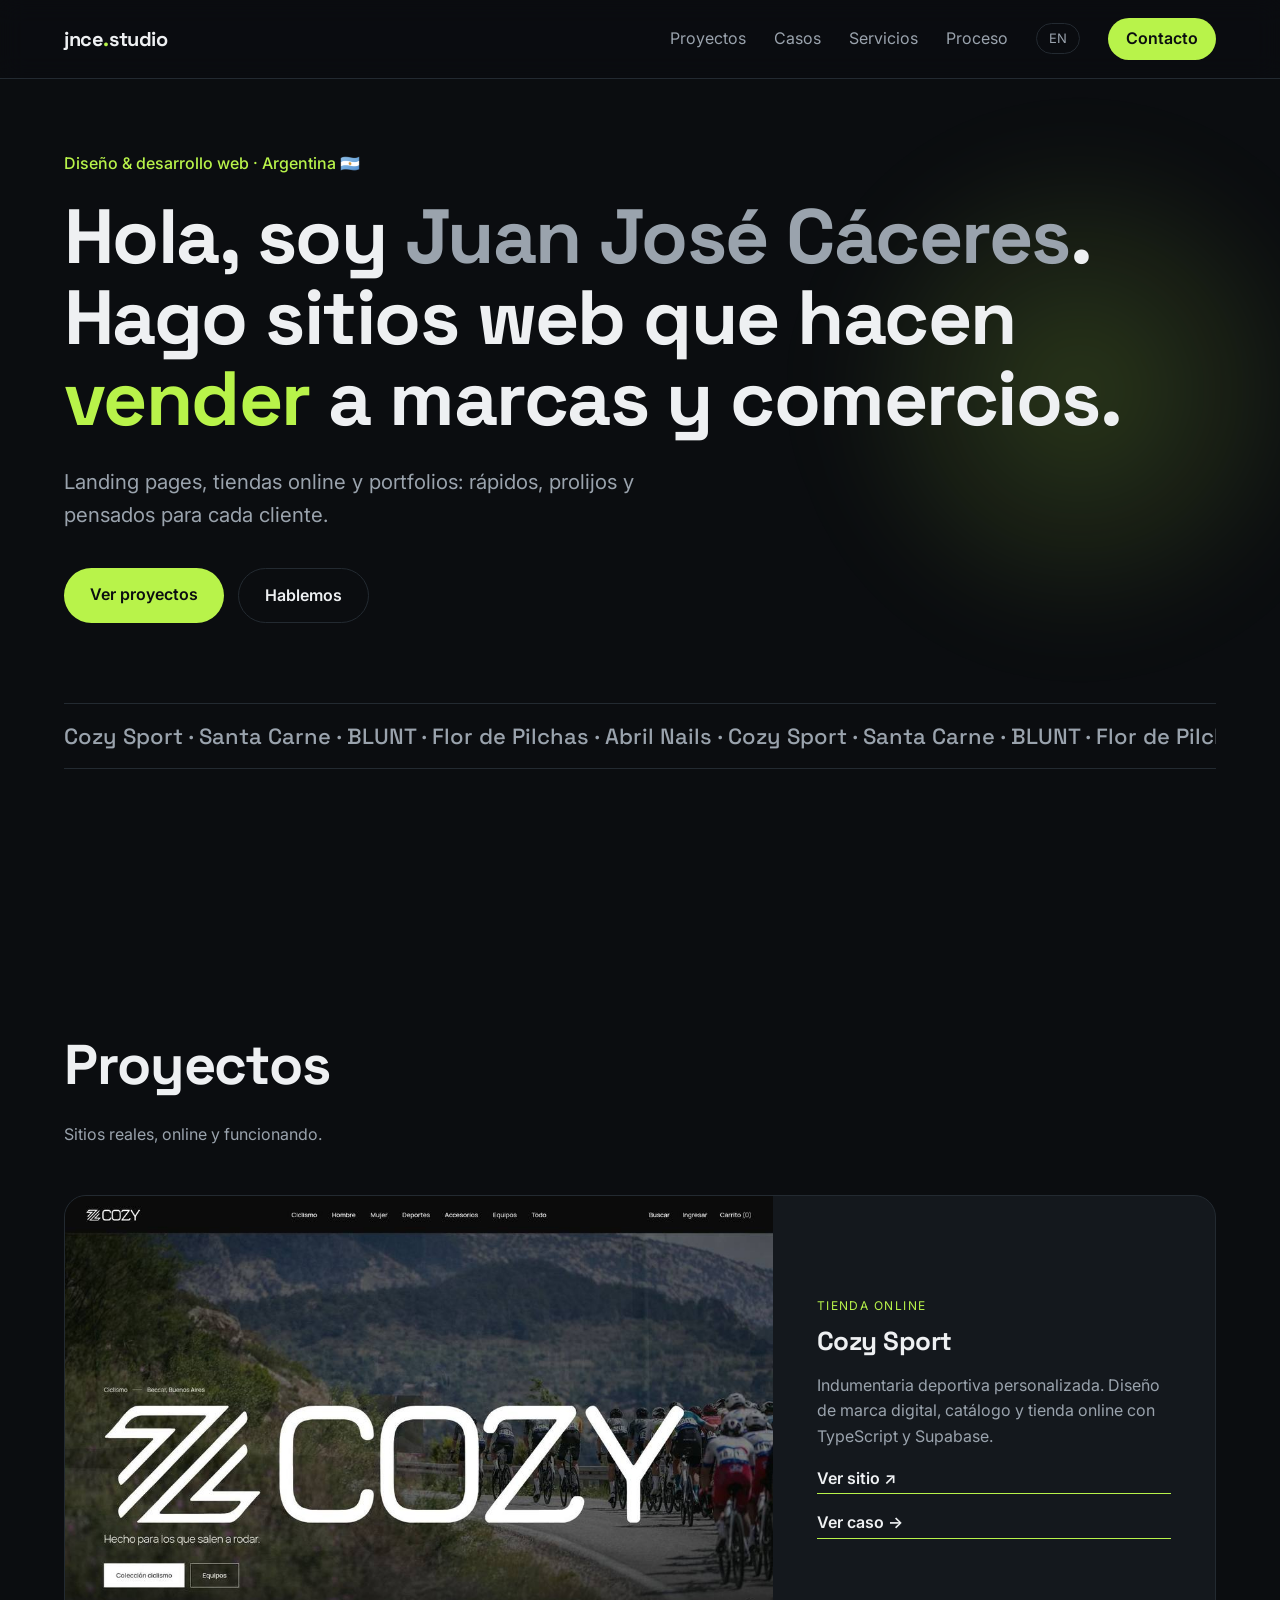
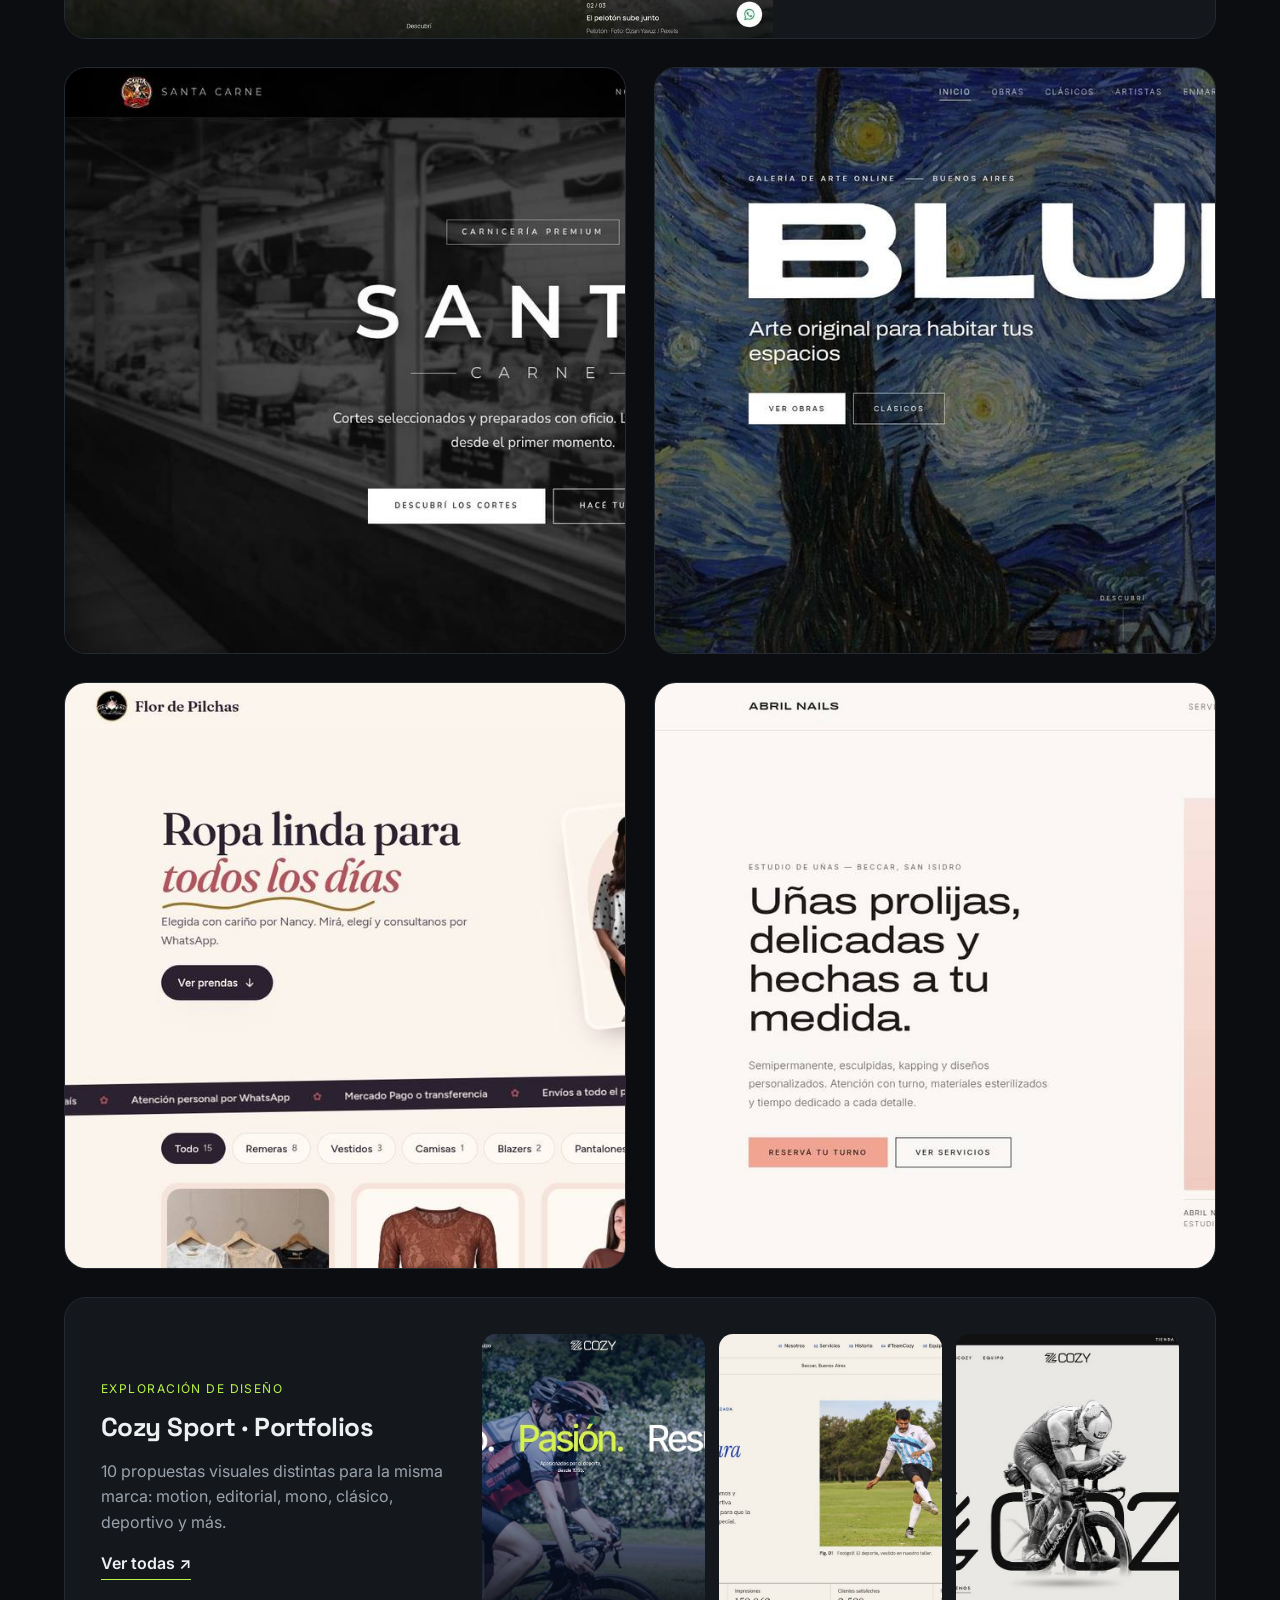
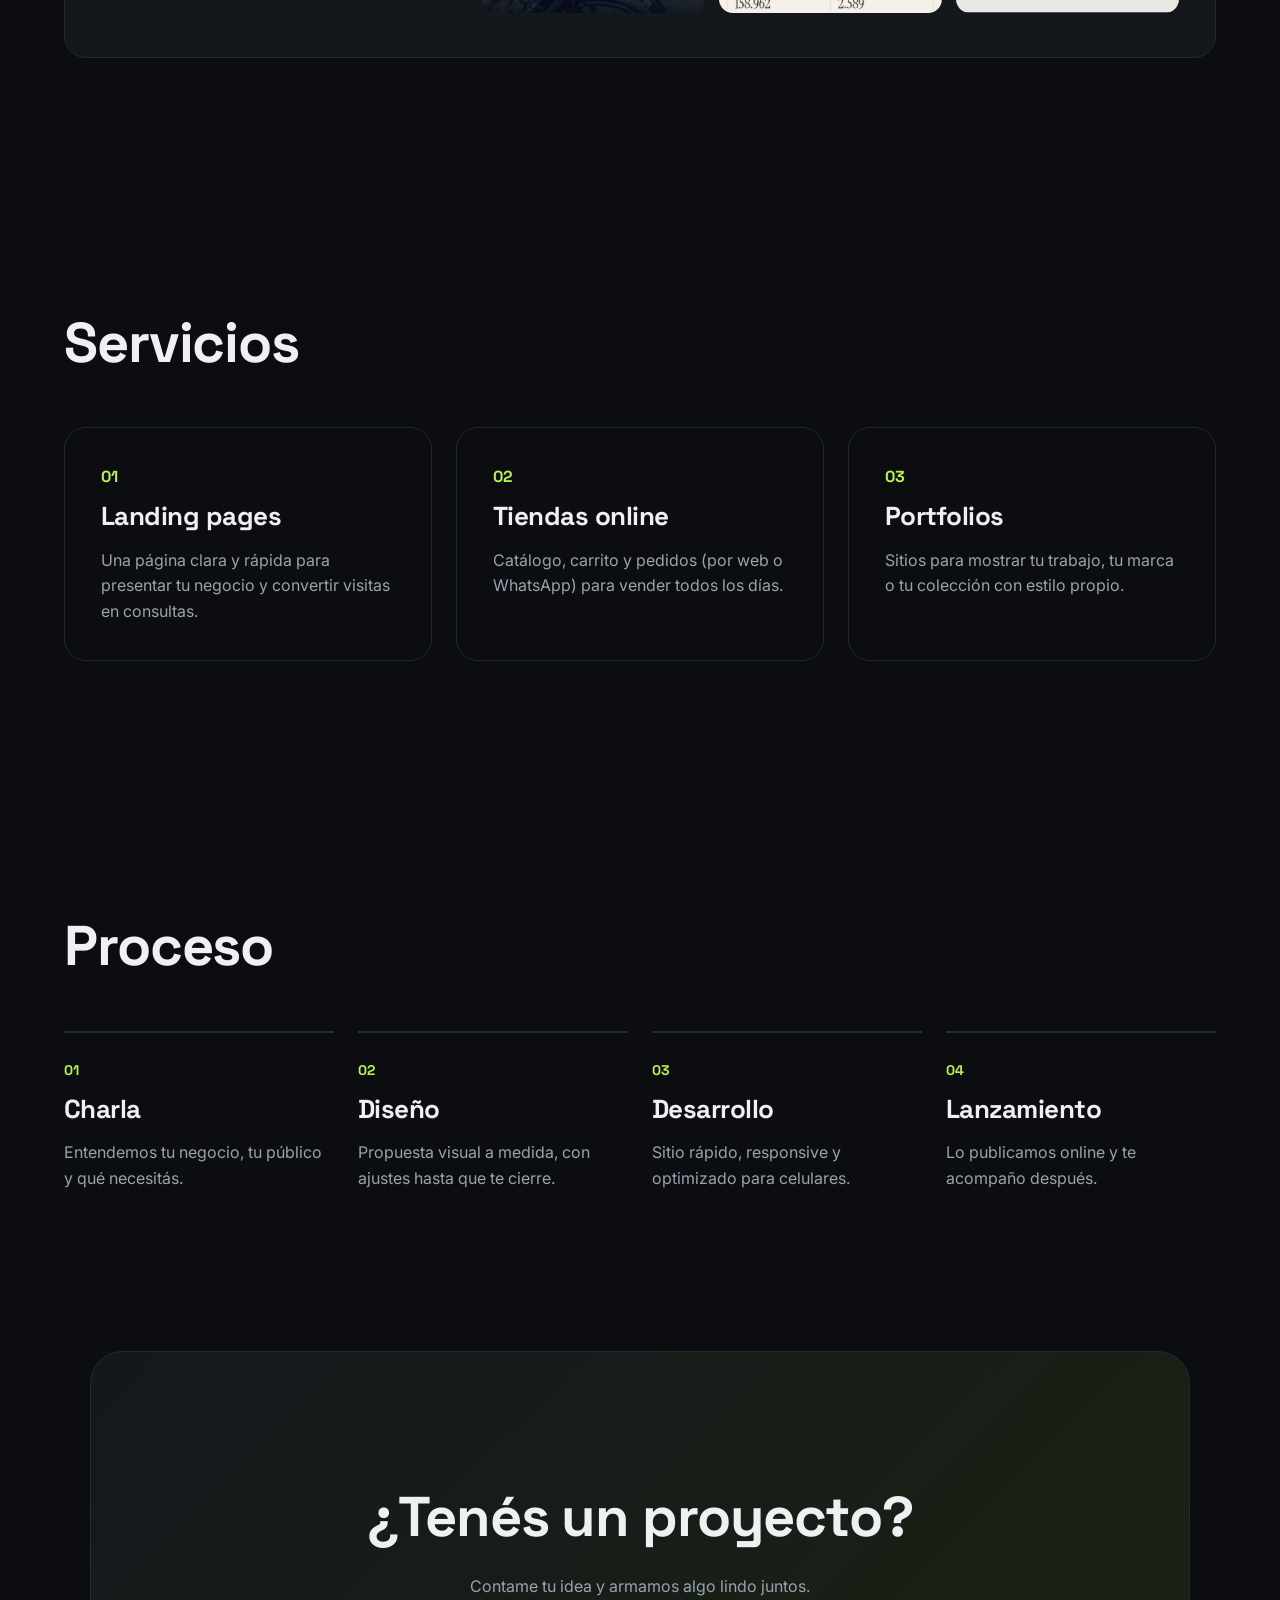
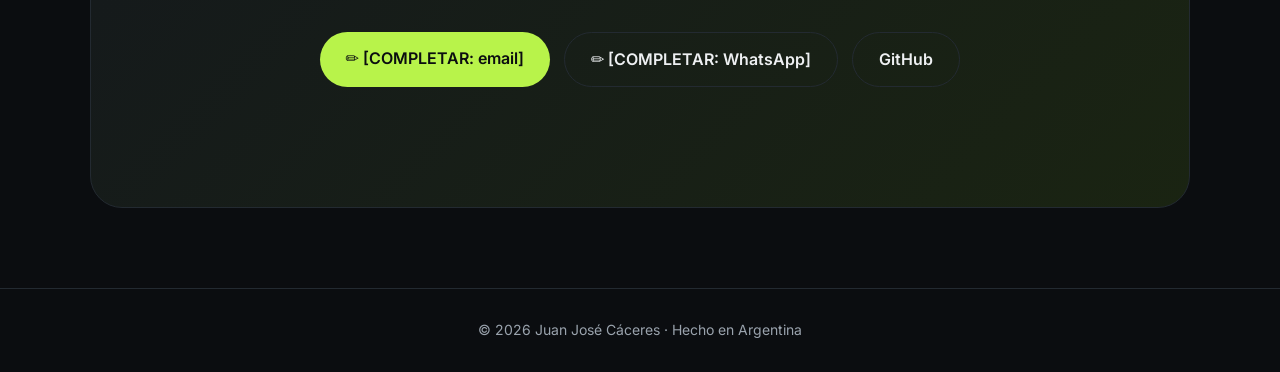
<file: index.html>
<!doctype html><html lang="es"><head><meta charset="utf-8"><meta name="viewport" content="width=device-width,initial-scale=1">
<title>Juan José Cáceres — Diseño y desarrollo web</title>
<meta name="description" content="Diseño y desarrollo web para marcas y comercios en Argentina: landing pages, tiendas online y portfolios.">
<link rel="icon" href="favicon.svg" type="image/svg+xml">
<link rel="canonical" href="https://juancjose.github.io/jnce-studio/">
<link rel="alternate" hreflang="es" href="https://juancjose.github.io/jnce-studio/"><link rel="alternate" hreflang="en" href="https://juancjose.github.io/jnce-studio/en/">
<meta property="og:type" content="website"><meta property="og:locale" content="es_AR">
<meta property="og:title" content="Juan José Cáceres — Diseño y desarrollo web">
<meta property="og:description" content="Landing pages, tiendas online y portfolios para marcas y comercios en Argentina.">
<meta property="og:url" content="https://juancjose.github.io/jnce-studio/">
<meta property="og:image" content="https://juancjose.github.io/jnce-studio/img/og-image.jpg">
<meta name="twitter:card" content="summary_large_image">
<script type="application/ld+json">{"@context":"https://schema.org","@type":"Person","name":"Juan José Cáceres","jobTitle":"Diseñador y desarrollador web","url":"https://juancjose.github.io/jnce-studio/","image":"https://juancjose.github.io/jnce-studio/img/og-image.jpg","address":{"@type":"PostalAddress","addressCountry":"AR"},"sameAs":["https://github.com/juancjose"]}</script>
<link rel="preconnect" href="https://fonts.googleapis.com"><link href="https://fonts.googleapis.com/css2?family=Inter:wght@400;500;600&family=Space+Grotesk:wght@500;700&display=swap" rel="stylesheet">
<link rel="stylesheet" href="styles.css"></head><body>
<header class="nav"><a href="#" class="logo">jnce<span>.</span>studio</a><nav><a href="#proyectos">Proyectos</a><a href="casos.html">Casos</a><a href="#servicios">Servicios</a><a href="#proceso">Proceso</a><a href="en/" class="lang" aria-label="English version">EN</a><a href="#contacto" class="btn sm">Contacto</a></nav></header>
<main>
<section class="hero"><div class="glow"></div>
<p class="eyebrow reveal">Diseño &amp; desarrollo web · Argentina 🇦🇷</p>
<h1 class="reveal">Hola, soy <em>Juan José Cáceres</em>.<br>Hago sitios web que hacen <span class="hl">vender</span> a marcas y comercios.</h1>
<p class="lead reveal">Landing pages, tiendas online y portfolios: rápidos, prolijos y pensados para cada cliente.</p>
<div class="cta reveal"><a href="#proyectos" class="btn">Ver proyectos</a><a href="#contacto" class="btn ghost">Hablemos</a></div>
<div class="marquee"><div>Cozy Sport · Santa Carne · BLUNT · Flor de Pilchas · Abril Nails · Cozy Sport · Santa Carne · BLUNT · Flor de Pilchas · Abril Nails ·&nbsp;</div></div>
</section>
<section id="proyectos"><h2 class="reveal">Proyectos</h2><p class="sub reveal">Sitios reales, online y funcionando.</p>
<div class="grid">
<article class="card big reveal"><a href="https://cozy-sport.vercel.app" target="_blank" rel="noopener"><div class="shot"><img src="img/cozy-sport.jpg" alt="Cozy Sport" loading="lazy"></div></a><div class="info"><span class="tag">Tienda online</span><h3>Cozy Sport</h3><p>Indumentaria deportiva personalizada. Diseño de marca digital, catálogo y tienda online con TypeScript y Supabase.</p><a class="link" href="https://cozy-sport.vercel.app" target="_blank" rel="noopener">Ver sitio ↗</a> <a class="link" href="casos.html#cozy-sport">Ver caso →</a></div></article>
<article class="card reveal"><a href="https://santa-carne-ruby.vercel.app" target="_blank" rel="noopener"><div class="shot"><img src="img/santa-carne.jpg" alt="Santa Carne" loading="lazy"></div></a><div class="info"><span class="tag">Comercio local</span><h3>Santa Carne</h3><p>Carnicería de barrio. Sitio institucional con cortes, propuesta de valor y contacto directo.</p><a class="link" href="https://santa-carne-ruby.vercel.app" target="_blank" rel="noopener">Ver sitio ↗</a></div></article>
<article class="card reveal"><a href="https://blunt-gallery.vercel.app" target="_blank" rel="noopener"><div class="shot"><img src="img/blunt.jpg" alt="BLUNT" loading="lazy"></div></a><div class="info"><span class="tag">Galería de arte</span><h3>BLUNT</h3><p>Galería de arte online. Diseño editorial de alto impacto y catálogo de obras.</p><a class="link" href="https://blunt-gallery.vercel.app" target="_blank" rel="noopener">Ver sitio ↗</a></div></article>
<article class="card reveal"><a href="https://flordepilchas-nueva.vercel.app" target="_blank" rel="noopener"><div class="shot"><img src="img/flor-de-pilchas.jpg" alt="Flor de Pilchas" loading="lazy"></div></a><div class="info"><span class="tag">Tienda de ropa</span><h3>Flor de Pilchas</h3><p>Ropa para todos los días. Catálogo por categorías y pedidos por WhatsApp.</p><a class="link" href="https://flordepilchas-nueva.vercel.app" target="_blank" rel="noopener">Ver sitio ↗</a></div></article>
<article class="card reveal"><a href="https://juancjose.github.io/abril-nails/" target="_blank" rel="noopener"><div class="shot"><img src="img/abril-nails.jpg" alt="Abril Nails" loading="lazy"></div></a><div class="info"><span class="tag">Landing page</span><h3>Abril Nails</h3><p>Manicura y nail art en Buenos Aires. Landing minimalista con servicios, galería y reserva de turnos.</p><a class="link" href="https://juancjose.github.io/abril-nails/" target="_blank" rel="noopener">Ver sitio ↗</a></div></article>
</div>
<div class="group reveal"><div class="gtext"><span class="tag">Exploración de diseño</span><h3>Cozy Sport · Portfolios</h3><p>10 propuestas visuales distintas para la misma marca: motion, editorial, mono, clásico, deportivo y más.</p><a class="link" href="https://github.com/juancjose?tab=repositories&q=topic%3Acozy-portfolio" target="_blank" rel="noopener">Ver todas ↗</a></div>
<div class="gimgs"><a href="https://juancjose.github.io/cozy-portfolio-motion/" target="_blank" rel="noopener"><img src="img/cozy-motion.jpg" alt="Cozy motion" loading="lazy"></a><a href="https://juancjose.github.io/cozy-portfolio-editorial/" target="_blank" rel="noopener"><img src="img/cozy-editorial.jpg" alt="Cozy editorial" loading="lazy"></a><a href="https://juancjose.github.io/cozy-portfolio-mono/" target="_blank" rel="noopener"><img src="img/cozy-mono.jpg" alt="Cozy mono" loading="lazy"></a></div></div>
</section>
<section id="servicios"><h2 class="reveal">Servicios</h2><div class="cols">
<div class="svc reveal"><b>01</b><h3>Landing pages</h3><p>Una página clara y rápida para presentar tu negocio y convertir visitas en consultas.</p></div>
<div class="svc reveal"><b>02</b><h3>Tiendas online</h3><p>Catálogo, carrito y pedidos (por web o WhatsApp) para vender todos los días.</p></div>
<div class="svc reveal"><b>03</b><h3>Portfolios</h3><p>Sitios para mostrar tu trabajo, tu marca o tu colección con estilo propio.</p></div></div></section>
<section id="proceso"><h2 class="reveal">Proceso</h2><ol class="steps">
<li class="reveal"><h3>Charla</h3><p>Entendemos tu negocio, tu público y qué necesitás.</p></li>
<li class="reveal"><h3>Diseño</h3><p>Propuesta visual a medida, con ajustes hasta que te cierre.</p></li>
<li class="reveal"><h3>Desarrollo</h3><p>Sitio rápido, responsive y optimizado para celulares.</p></li>
<li class="reveal"><h3>Lanzamiento</h3><p>Lo publicamos online y te acompaño después.</p></li></ol></section>
<section id="contacto" class="contact reveal"><h2>¿Tenés un proyecto?</h2><p>Contame tu idea y armamos algo lindo juntos.</p>
<!-- ✏️ COMPLETAR: reemplazar por email / WhatsApp / Instagram reales -->
<div class="cta"><a class="btn" href="#contacto" data-placeholder>✏️ [COMPLETAR: email]</a><a class="btn ghost" href="#contacto" data-placeholder>✏️ [COMPLETAR: WhatsApp]</a><a class="btn ghost" href="https://github.com/juancjose" target="_blank" rel="noopener">GitHub</a></div></section>
</main>
<footer>© <span id="y"></span> Juan José Cáceres · Hecho en Argentina</footer>
<script src="script.js"></script></body></html>
</file>
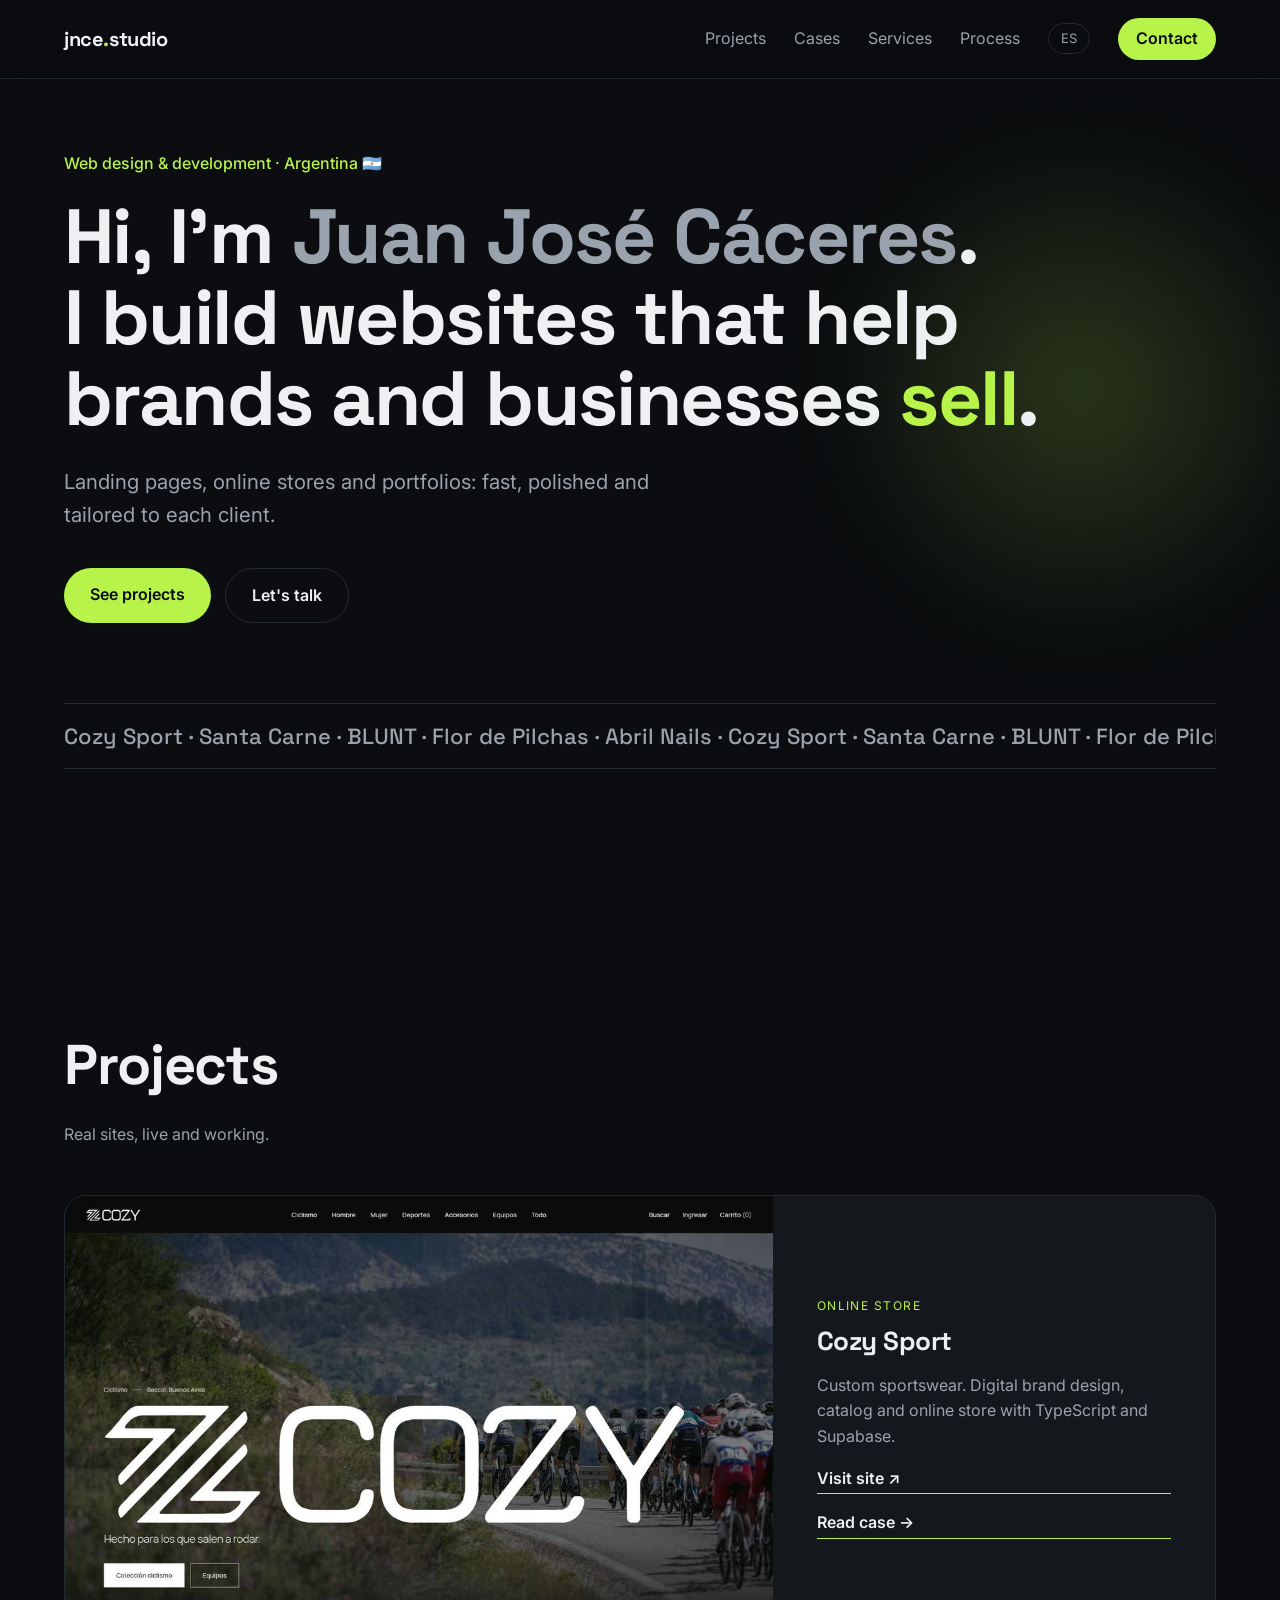
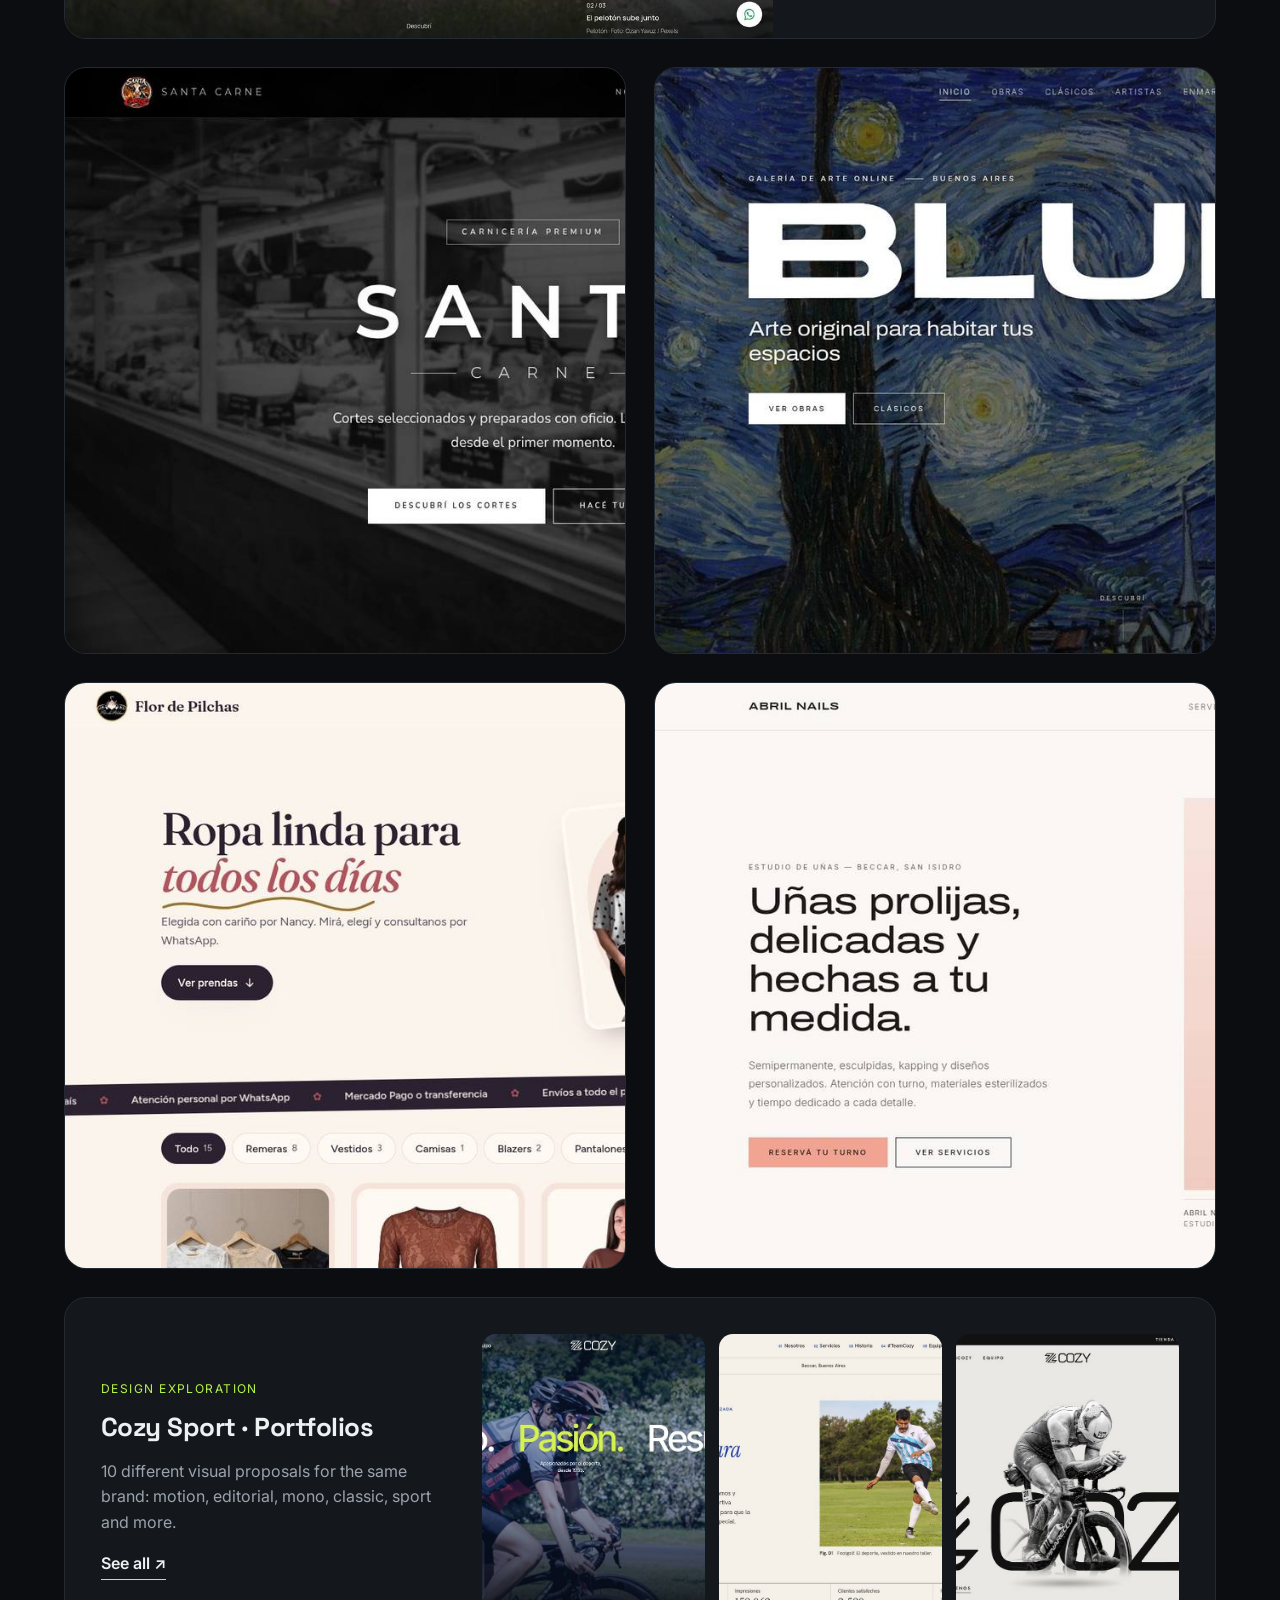
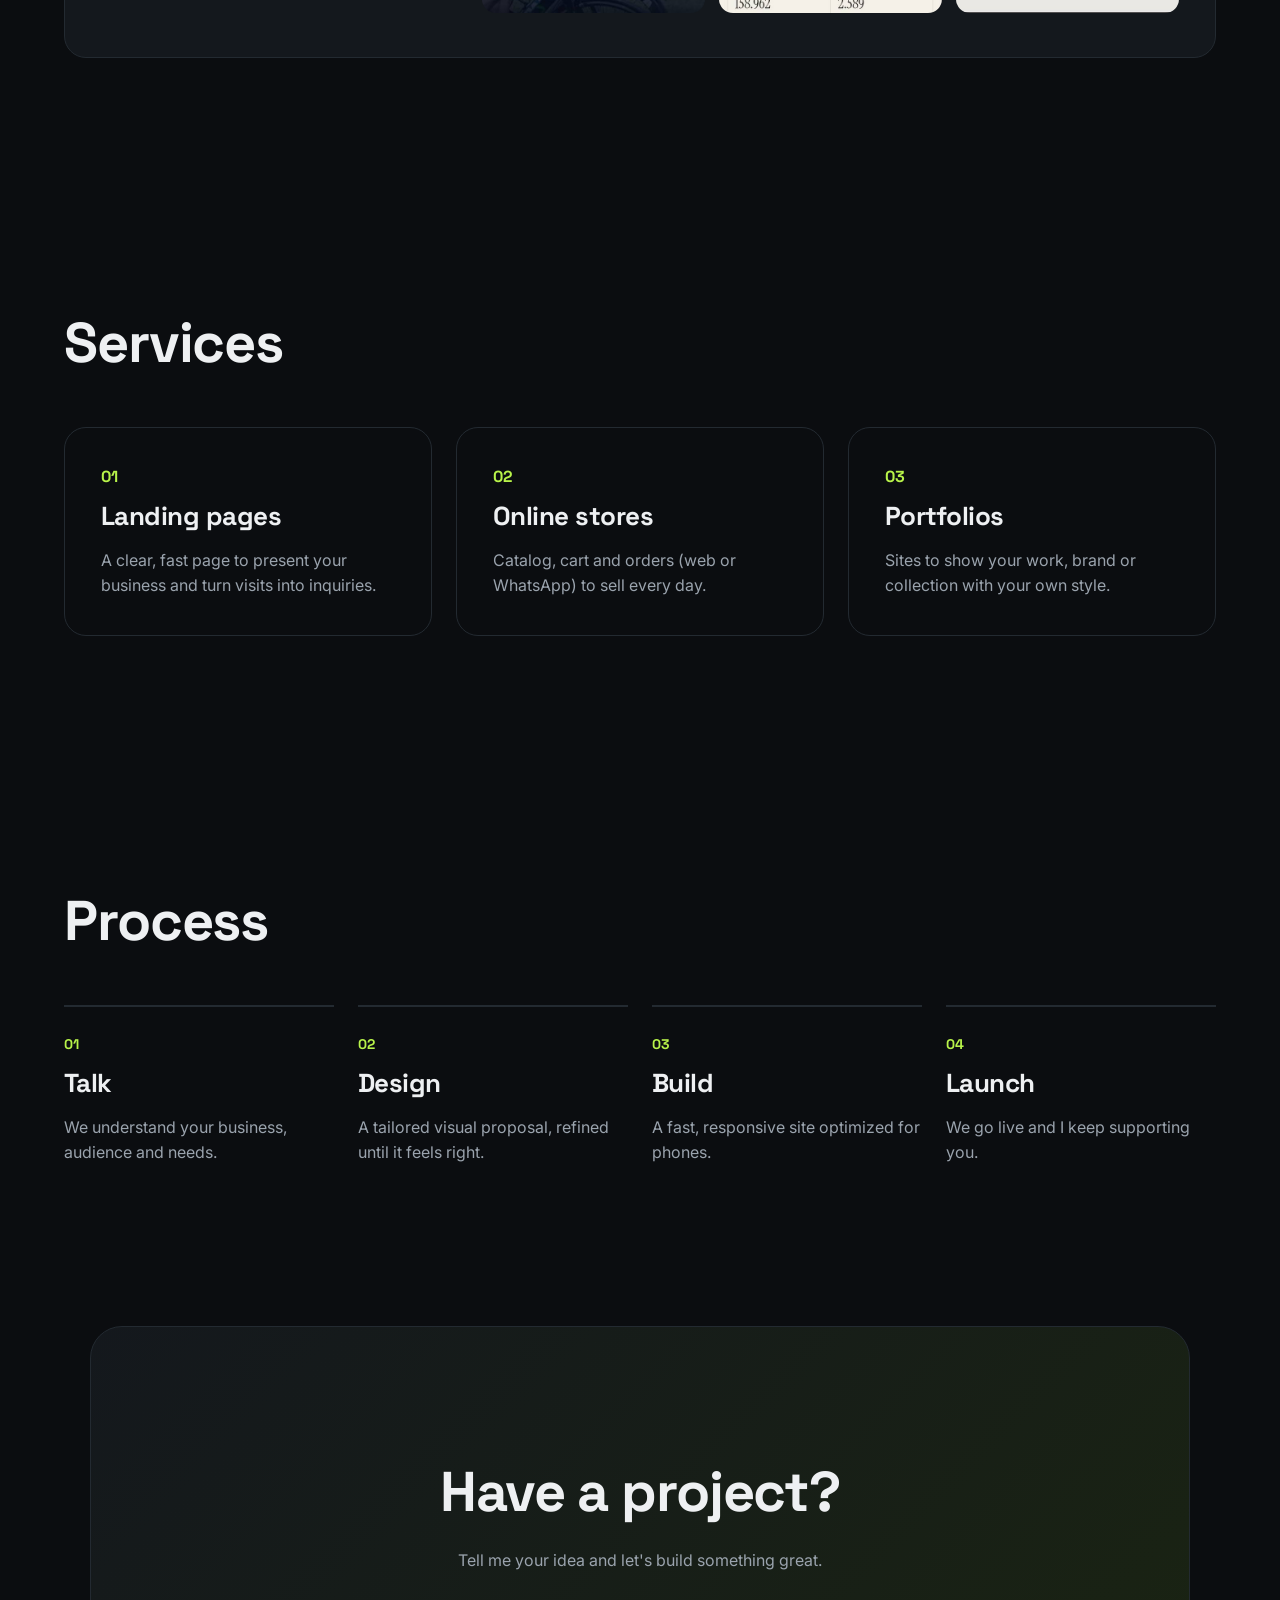
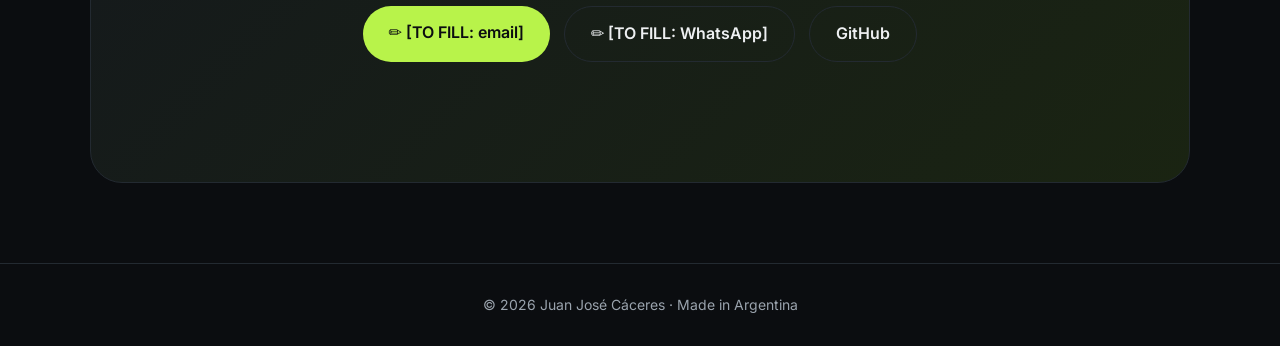
<file: en/index.html>
<!doctype html><html lang="en"><head><meta charset="utf-8"><meta name="viewport" content="width=device-width,initial-scale=1">
<title>Juan José Cáceres — Web design &amp; development</title>
<meta name="description" content="Web design and development for brands and businesses in Argentina: landing pages, online stores and portfolios.">
<link rel="icon" href="../favicon.svg" type="image/svg+xml">
<link rel="canonical" href="https://juancjose.github.io/jnce-studio/en/">
<link rel="alternate" hreflang="en" href="https://juancjose.github.io/jnce-studio/"><link rel="alternate" hreflang="en" href="https://juancjose.github.io/jnce-studio/en/">
<meta property="og:type" content="website"><meta property="og:locale" content="en_US">
<meta property="og:title" content="Juan José Cáceres — Web design &amp; development">
<meta property="og:description" content="Landing pages, online stores and portfolios for brands and businesses in Argentina.">
<meta property="og:url" content="https://juancjose.github.io/jnce-studio/en/">
<meta property="og:image" content="https://juancjose.github.io/jnce-studio/img/og-image.jpg">
<meta name="twitter:card" content="summary_large_image">
<script type="application/ld+json">{"@context":"https://schema.org","@type":"Person","name":"Juan José Cáceres","jobTitle":"Web designer and developer","url":"https://juancjose.github.io/jnce-studio/","image":"https://juancjose.github.io/jnce-studio/img/og-image.jpg","address":{"@type":"PostalAddress","addressCountry":"AR"},"sameAs":["https://github.com/juancjose"]}</script>
<link rel="preconnect" href="https://fonts.googleapis.com"><link href="https://fonts.googleapis.com/css2?family=Inter:wght@400;500;600&family=Space+Grotesk:wght@500;700&display=swap" rel="stylesheet">
<link rel="stylesheet" href="../styles.css"></head><body>
<header class="nav"><a href="#" class="logo">jnce<span>.</span>studio</a><nav><a href="#proyectos">Projects</a><a href="cases.html">Cases</a><a href="#servicios">Services</a><a href="#proceso">Process</a><a href="../" class="lang" aria-label="Versión en español">ES</a><a href="#contacto" class="btn sm">Contact</a></nav></header>
<main>
<section class="hero"><div class="glow"></div>
<p class="eyebrow reveal">Web design &amp; development · Argentina 🇦🇷</p>
<h1 class="reveal">Hi, I'm <em>Juan José Cáceres</em>.<br>I build websites that help brands and businesses <span class="hl">sell</span>.</h1>
<p class="lead reveal">Landing pages, online stores and portfolios: fast, polished and tailored to each client.</p>
<div class="cta reveal"><a href="#proyectos" class="btn">See projects</a><a href="#contacto" class="btn ghost">Let's talk</a></div>
<div class="marquee"><div>Cozy Sport · Santa Carne · BLUNT · Flor de Pilchas · Abril Nails · Cozy Sport · Santa Carne · BLUNT · Flor de Pilchas · Abril Nails ·&nbsp;</div></div>
</section>
<section id="proyectos"><h2 class="reveal">Projects</h2><p class="sub reveal">Real sites, live and working.</p>
<div class="grid">
<article class="card big reveal"><a href="https://cozy-sport.vercel.app" target="_blank" rel="noopener"><div class="shot"><img src="../img/cozy-sport.jpg" alt="Cozy Sport" loading="lazy"></div></a><div class="info"><span class="tag">Online store</span><h3>Cozy Sport</h3><p>Custom sportswear. Digital brand design, catalog and online store with TypeScript and Supabase.</p><a class="link" href="https://cozy-sport.vercel.app" target="_blank" rel="noopener">Visit site ↗</a> <a class="link" href="cases.html#cozy-sport">Read case →</a></div></article>
<article class="card reveal"><a href="https://santa-carne-ruby.vercel.app" target="_blank" rel="noopener"><div class="shot"><img src="../img/santa-carne.jpg" alt="Santa Carne" loading="lazy"></div></a><div class="info"><span class="tag">Local business</span><h3>Santa Carne</h3><p>Neighborhood butcher shop. Business site with cuts, value proposition and direct contact.</p><a class="link" href="https://santa-carne-ruby.vercel.app" target="_blank" rel="noopener">Visit site ↗</a></div></article>
<article class="card reveal"><a href="https://blunt-gallery.vercel.app" target="_blank" rel="noopener"><div class="shot"><img src="../img/blunt.jpg" alt="BLUNT" loading="lazy"></div></a><div class="info"><span class="tag">Art gallery</span><h3>BLUNT</h3><p>Online art gallery. High-impact editorial design and artwork catalog.</p><a class="link" href="https://blunt-gallery.vercel.app" target="_blank" rel="noopener">Visit site ↗</a></div></article>
<article class="card reveal"><a href="https://flordepilchas-nueva.vercel.app" target="_blank" rel="noopener"><div class="shot"><img src="../img/flor-de-pilchas.jpg" alt="Flor de Pilchas" loading="lazy"></div></a><div class="info"><span class="tag">Clothing store</span><h3>Flor de Pilchas</h3><p>Everyday clothing. Catalog by category and orders via WhatsApp.</p><a class="link" href="https://flordepilchas-nueva.vercel.app" target="_blank" rel="noopener">Visit site ↗</a></div></article>
<article class="card reveal"><a href="https://juancjose.github.io/abril-nails/" target="_blank" rel="noopener"><div class="shot"><img src="../img/abril-nails.jpg" alt="Abril Nails" loading="lazy"></div></a><div class="info"><span class="tag">Landing page</span><h3>Abril Nails</h3><p>Manicure and nail art in Buenos Aires. Minimal landing with services, gallery and booking.</p><a class="link" href="https://juancjose.github.io/abril-nails/" target="_blank" rel="noopener">Visit site ↗</a></div></article>
</div>
<div class="group reveal"><div class="gtext"><span class="tag">Design exploration</span><h3>Cozy Sport · Portfolios</h3><p>10 different visual proposals for the same brand: motion, editorial, mono, classic, sport and more.</p><a class="link" href="https://github.com/juancjose?tab=repositories&q=topic%3Acozy-portfolio" target="_blank" rel="noopener">See all ↗</a></div>
<div class="gimgs"><a href="https://juancjose.github.io/cozy-portfolio-motion/" target="_blank" rel="noopener"><img src="../img/cozy-motion.jpg" alt="Cozy motion" loading="lazy"></a><a href="https://juancjose.github.io/cozy-portfolio-editorial/" target="_blank" rel="noopener"><img src="../img/cozy-editorial.jpg" alt="Cozy editorial" loading="lazy"></a><a href="https://juancjose.github.io/cozy-portfolio-mono/" target="_blank" rel="noopener"><img src="../img/cozy-mono.jpg" alt="Cozy mono" loading="lazy"></a></div></div>
</section>
<section id="servicios"><h2 class="reveal">Services</h2><div class="cols">
<div class="svc reveal"><b>01</b><h3>Landing pages</h3><p>A clear, fast page to present your business and turn visits into inquiries.</p></div>
<div class="svc reveal"><b>02</b><h3>Online stores</h3><p>Catalog, cart and orders (web or WhatsApp) to sell every day.</p></div>
<div class="svc reveal"><b>03</b><h3>Portfolios</h3><p>Sites to show your work, brand or collection with your own style.</p></div></div></section>
<section id="proceso"><h2 class="reveal">Process</h2><ol class="steps">
<li class="reveal"><h3>Talk</h3><p>We understand your business, audience and needs.</p></li>
<li class="reveal"><h3>Design</h3><p>A tailored visual proposal, refined until it feels right.</p></li>
<li class="reveal"><h3>Build</h3><p>A fast, responsive site optimized for phones.</p></li>
<li class="reveal"><h3>Launch</h3><p>We go live and I keep supporting you.</p></li></ol></section>
<section id="contacto" class="contact reveal"><h2>Have a project?</h2><p>Tell me your idea and let's build something great.</p>
<!-- ✏️ COMPLETAR: reemplazar por email / WhatsApp / Instagram reales -->
<div class="cta"><a class="btn" href="#contacto" data-placeholder>✏️ [TO FILL: email]</a><a class="btn ghost" href="#contacto" data-placeholder>✏️ [TO FILL: WhatsApp]</a><a class="btn ghost" href="https://github.com/juancjose" target="_blank" rel="noopener">GitHub</a></div></section>
</main>
<footer>© <span id="y"></span> Juan José Cáceres · Made in Argentina</footer>
<script src="../script.js"></script></body></html>
</file>
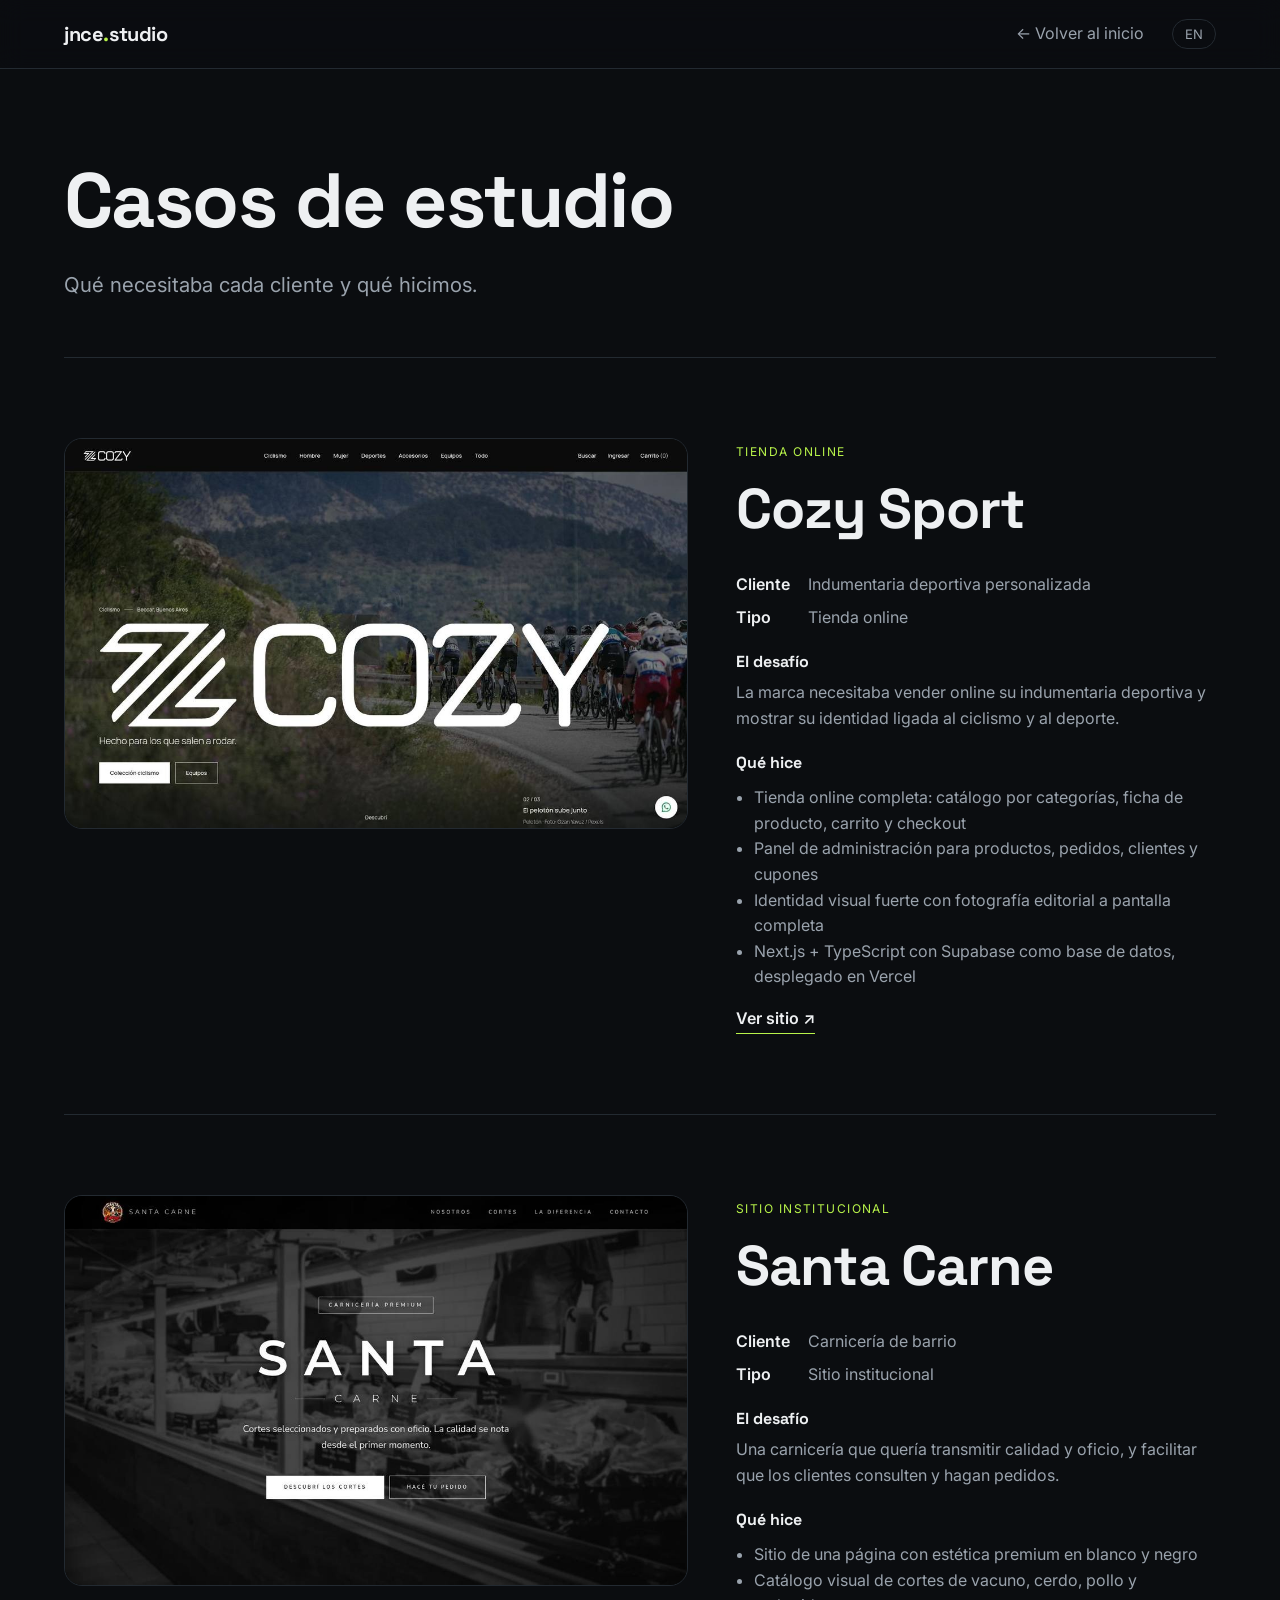
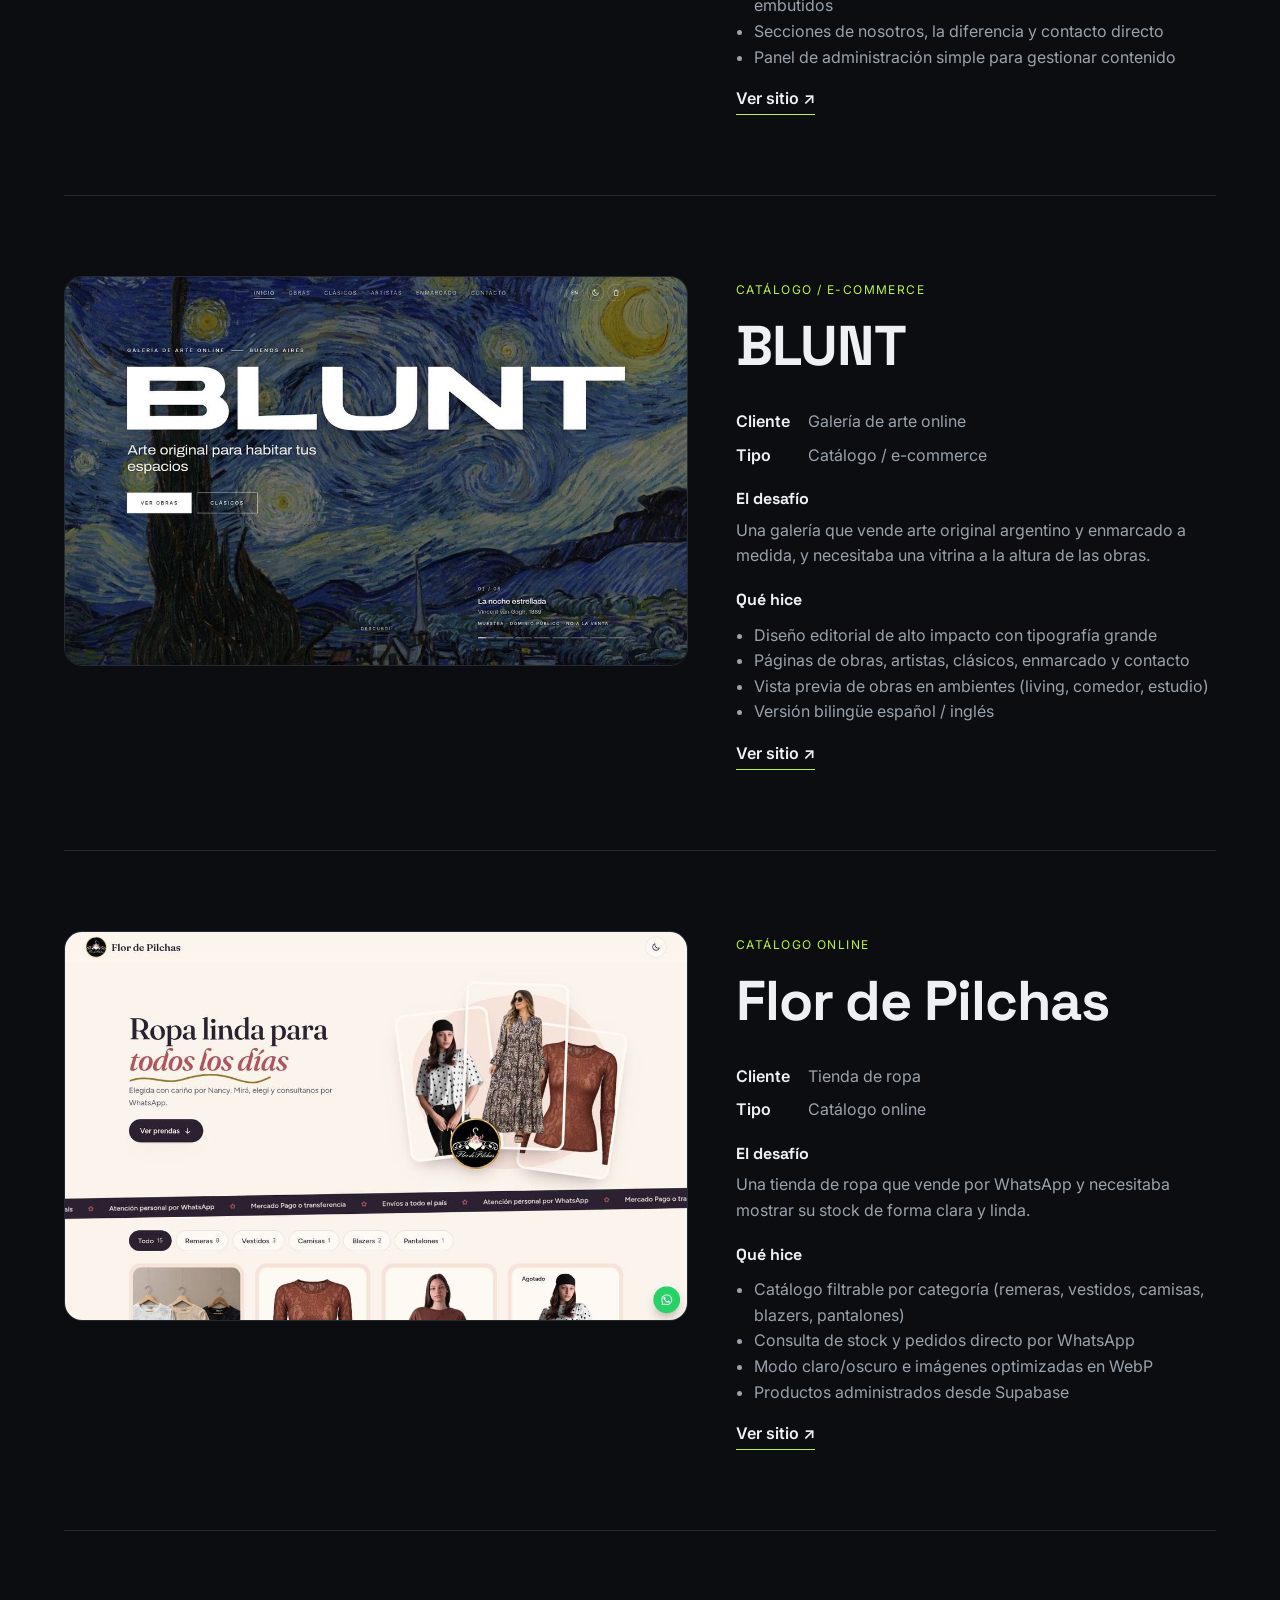
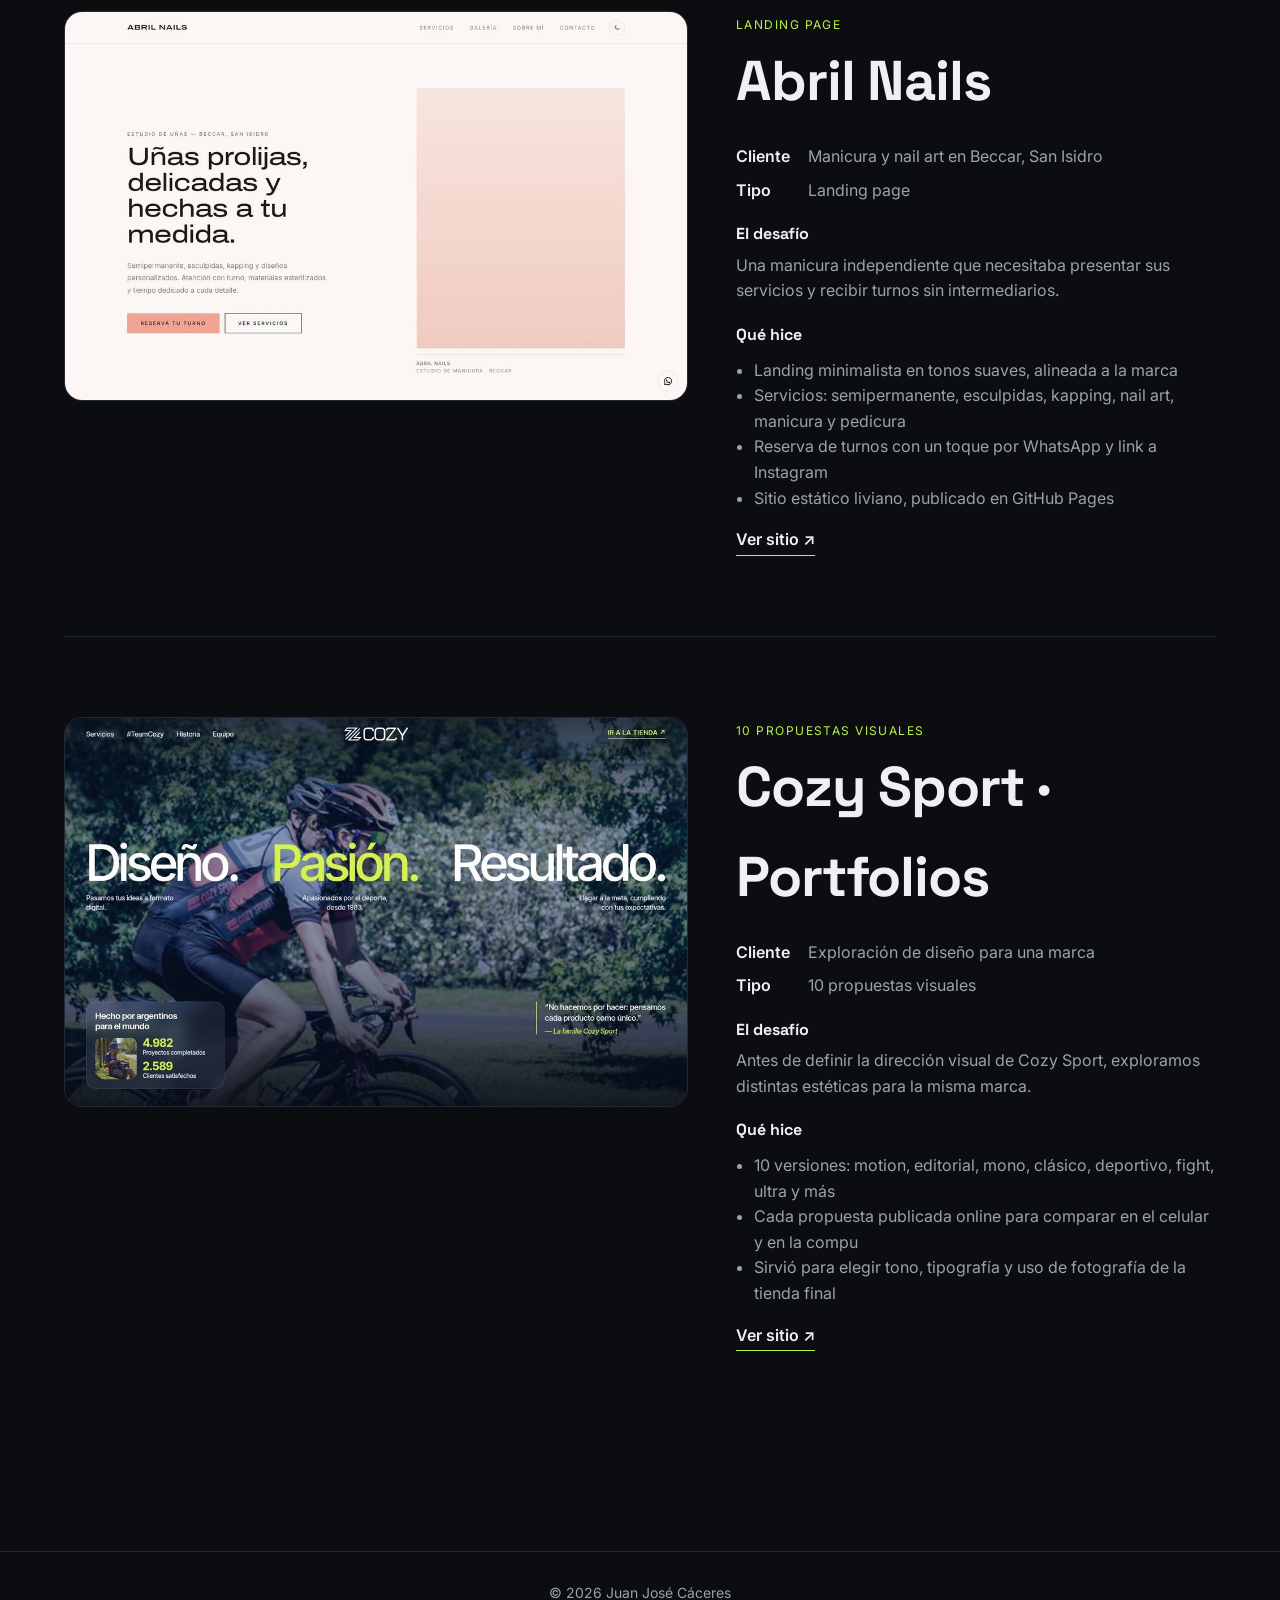
<file: casos.html>
<!doctype html><html lang="es"><head><meta charset="utf-8"><meta name="viewport" content="width=device-width,initial-scale=1"><title>Casos de estudio — Juan José Cáceres</title><meta name="description" content="Qué necesitaba cada cliente y qué hicimos."><link rel="icon" href="favicon.svg" type="image/svg+xml"><meta property="og:image" content="https://juancjose.github.io/jnce-studio/img/og-image.jpg"><meta property="og:title" content="Casos de estudio — Juan José Cáceres"><link href="https://fonts.googleapis.com/css2?family=Inter:wght@400;500;600&family=Space+Grotesk:wght@500;700&display=swap" rel="stylesheet"><link rel="stylesheet" href="styles.css"></head><body>
<header class="nav"><a href="./" class="logo">jnce<span>.</span>studio</a><nav><a href="./">← Volver al inicio</a><a href="en/cases.html" class="lang">EN</a></nav></header>
<main><section class="page-hero"><h1 class="reveal">Casos de estudio</h1><p class="lead reveal">Qué necesitaba cada cliente y qué hicimos.</p></section><section style="padding-top:0"><article class="case reveal" id="cozy-sport"><a href="https://cozy-sport.vercel.app" target="_blank" rel="noopener"><img src="img/cozy-sport.jpg" alt="Captura del sitio de Cozy Sport" loading="lazy"></a><div><span class="tag">Tienda online</span><h2>Cozy Sport</h2><dl><dt>Cliente</dt><dd>Indumentaria deportiva personalizada</dd><dt>Tipo</dt><dd>Tienda online</dd></dl><h4>El desafío</h4><p class="sub" style="margin:6px 0">La marca necesitaba vender online su indumentaria deportiva y mostrar su identidad ligada al ciclismo y al deporte.</p><h4>Qué hice</h4><ul><li>Tienda online completa: catálogo por categorías, ficha de producto, carrito y checkout</li><li>Panel de administración para productos, pedidos, clientes y cupones</li><li>Identidad visual fuerte con fotografía editorial a pantalla completa</li><li>Next.js + TypeScript con Supabase como base de datos, desplegado en Vercel</li></ul><a class="link" href="https://cozy-sport.vercel.app" target="_blank" rel="noopener">Ver sitio ↗</a></div></article><article class="case reveal" id="santa-carne"><a href="https://santa-carne-ruby.vercel.app" target="_blank" rel="noopener"><img src="img/santa-carne.jpg" alt="Captura del sitio de Santa Carne" loading="lazy"></a><div><span class="tag">Sitio institucional</span><h2>Santa Carne</h2><dl><dt>Cliente</dt><dd>Carnicería de barrio</dd><dt>Tipo</dt><dd>Sitio institucional</dd></dl><h4>El desafío</h4><p class="sub" style="margin:6px 0">Una carnicería que quería transmitir calidad y oficio, y facilitar que los clientes consulten y hagan pedidos.</p><h4>Qué hice</h4><ul><li>Sitio de una página con estética premium en blanco y negro</li><li>Catálogo visual de cortes de vacuno, cerdo, pollo y embutidos</li><li>Secciones de nosotros, la diferencia y contacto directo</li><li>Panel de administración simple para gestionar contenido</li></ul><a class="link" href="https://santa-carne-ruby.vercel.app" target="_blank" rel="noopener">Ver sitio ↗</a></div></article><article class="case reveal" id="blunt"><a href="https://blunt-gallery.vercel.app" target="_blank" rel="noopener"><img src="img/blunt.jpg" alt="Captura del sitio de BLUNT" loading="lazy"></a><div><span class="tag">Catálogo / e-commerce</span><h2>BLUNT</h2><dl><dt>Cliente</dt><dd>Galería de arte online</dd><dt>Tipo</dt><dd>Catálogo / e-commerce</dd></dl><h4>El desafío</h4><p class="sub" style="margin:6px 0">Una galería que vende arte original argentino y enmarcado a medida, y necesitaba una vitrina a la altura de las obras.</p><h4>Qué hice</h4><ul><li>Diseño editorial de alto impacto con tipografía grande</li><li>Páginas de obras, artistas, clásicos, enmarcado y contacto</li><li>Vista previa de obras en ambientes (living, comedor, estudio)</li><li>Versión bilingüe español / inglés</li></ul><a class="link" href="https://blunt-gallery.vercel.app" target="_blank" rel="noopener">Ver sitio ↗</a></div></article><article class="case reveal" id="flor-de-pilchas"><a href="https://flordepilchas-nueva.vercel.app" target="_blank" rel="noopener"><img src="img/flor-de-pilchas.jpg" alt="Captura del sitio de Flor de Pilchas" loading="lazy"></a><div><span class="tag">Catálogo online</span><h2>Flor de Pilchas</h2><dl><dt>Cliente</dt><dd>Tienda de ropa</dd><dt>Tipo</dt><dd>Catálogo online</dd></dl><h4>El desafío</h4><p class="sub" style="margin:6px 0">Una tienda de ropa que vende por WhatsApp y necesitaba mostrar su stock de forma clara y linda.</p><h4>Qué hice</h4><ul><li>Catálogo filtrable por categoría (remeras, vestidos, camisas, blazers, pantalones)</li><li>Consulta de stock y pedidos directo por WhatsApp</li><li>Modo claro/oscuro e imágenes optimizadas en WebP</li><li>Productos administrados desde Supabase</li></ul><a class="link" href="https://flordepilchas-nueva.vercel.app" target="_blank" rel="noopener">Ver sitio ↗</a></div></article><article class="case reveal" id="abril-nails"><a href="https://juancjose.github.io/abril-nails/" target="_blank" rel="noopener"><img src="img/abril-nails.jpg" alt="Captura del sitio de Abril Nails" loading="lazy"></a><div><span class="tag">Landing page</span><h2>Abril Nails</h2><dl><dt>Cliente</dt><dd>Manicura y nail art en Beccar, San Isidro</dd><dt>Tipo</dt><dd>Landing page</dd></dl><h4>El desafío</h4><p class="sub" style="margin:6px 0">Una manicura independiente que necesitaba presentar sus servicios y recibir turnos sin intermediarios.</p><h4>Qué hice</h4><ul><li>Landing minimalista en tonos suaves, alineada a la marca</li><li>Servicios: semipermanente, esculpidas, kapping, nail art, manicura y pedicura</li><li>Reserva de turnos con un toque por WhatsApp y link a Instagram</li><li>Sitio estático liviano, publicado en GitHub Pages</li></ul><a class="link" href="https://juancjose.github.io/abril-nails/" target="_blank" rel="noopener">Ver sitio ↗</a></div></article><article class="case reveal" id="cozy-portfolios"><a href="https://github.com/juancjose?tab=repositories&q=topic%3Acozy-portfolio" target="_blank" rel="noopener"><img src="img/cozy-motion.jpg" alt="Captura del sitio de Cozy Sport · Portfolios" loading="lazy"></a><div><span class="tag">10 propuestas visuales</span><h2>Cozy Sport · Portfolios</h2><dl><dt>Cliente</dt><dd>Exploración de diseño para una marca</dd><dt>Tipo</dt><dd>10 propuestas visuales</dd></dl><h4>El desafío</h4><p class="sub" style="margin:6px 0">Antes de definir la dirección visual de Cozy Sport, exploramos distintas estéticas para la misma marca.</p><h4>Qué hice</h4><ul><li>10 versiones: motion, editorial, mono, clásico, deportivo, fight, ultra y más</li><li>Cada propuesta publicada online para comparar en el celular y en la compu</li><li>Sirvió para elegir tono, tipografía y uso de fotografía de la tienda final</li></ul><a class="link" href="https://github.com/juancjose?tab=repositories&q=topic%3Acozy-portfolio" target="_blank" rel="noopener">Ver sitio ↗</a></div></article></section></main>
<footer>© <span id="y"></span> Juan José Cáceres</footer><script src="script.js"></script></body></html>
</file>
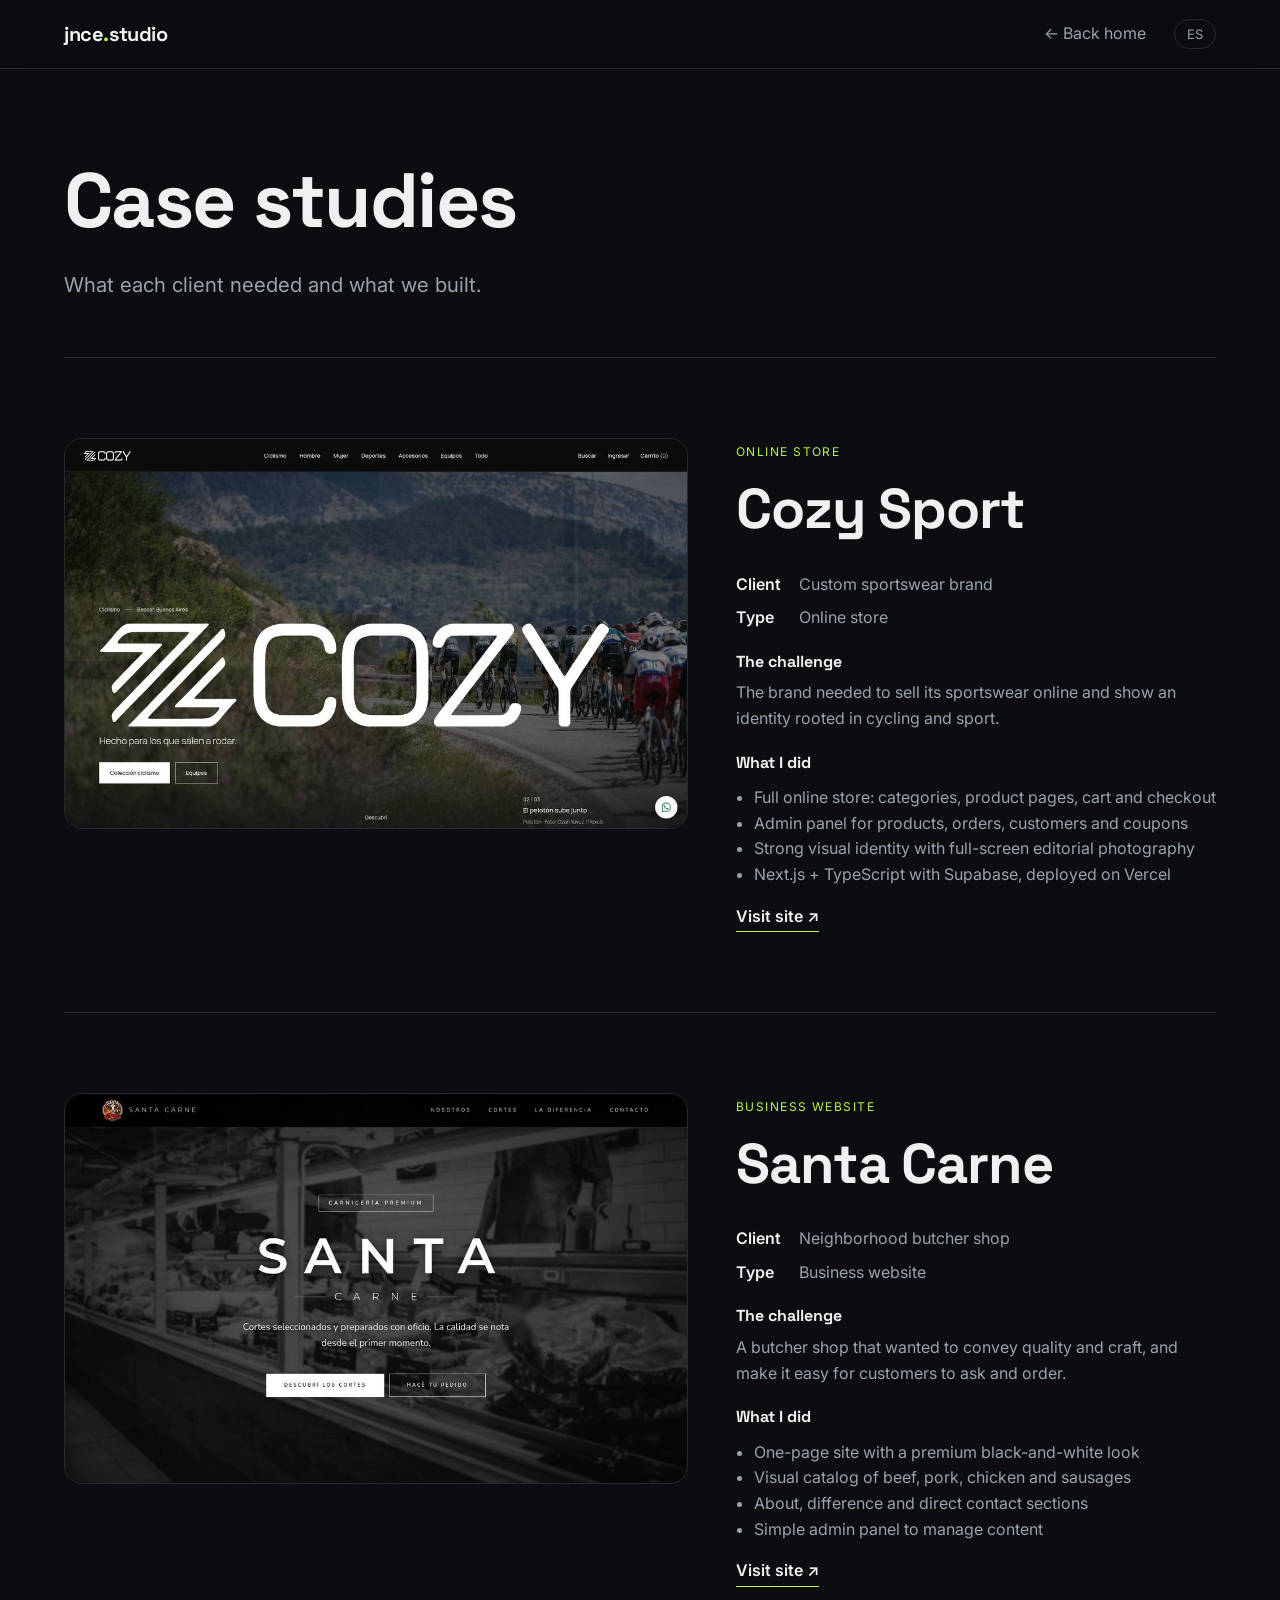
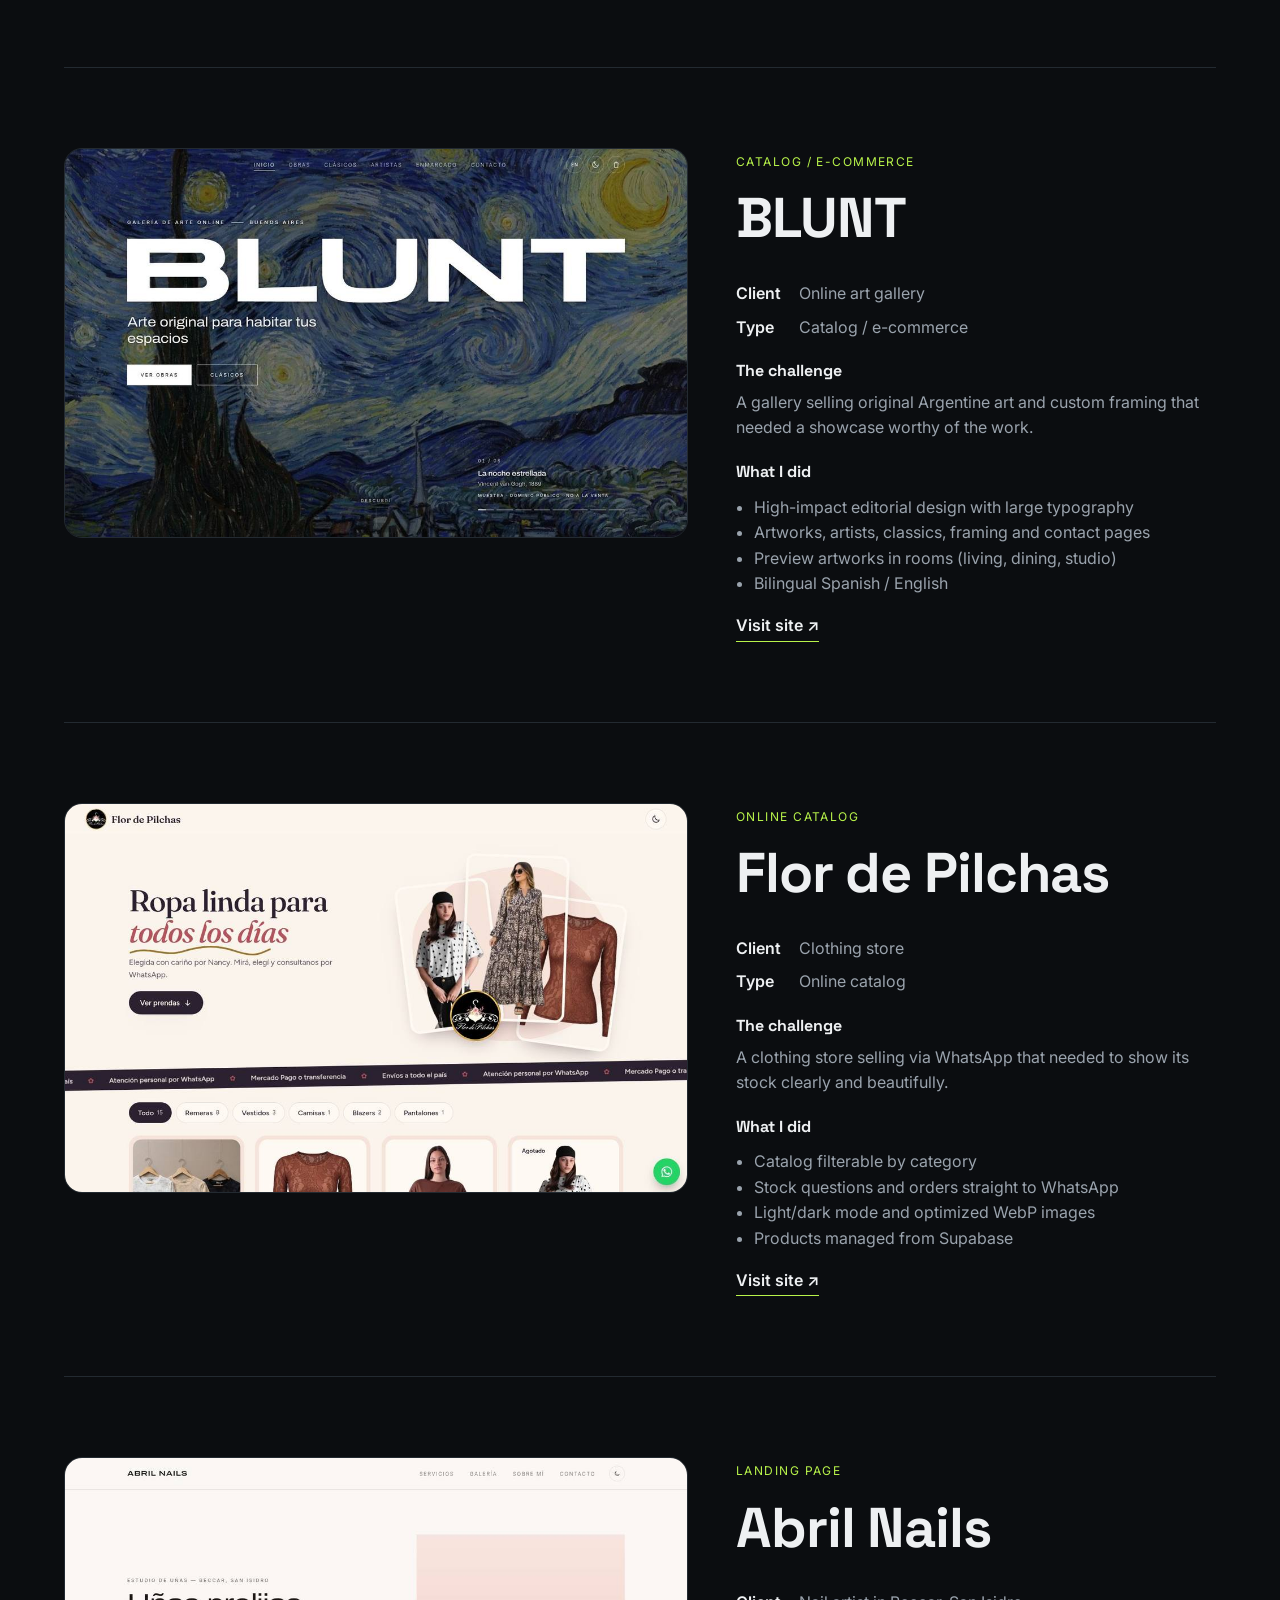
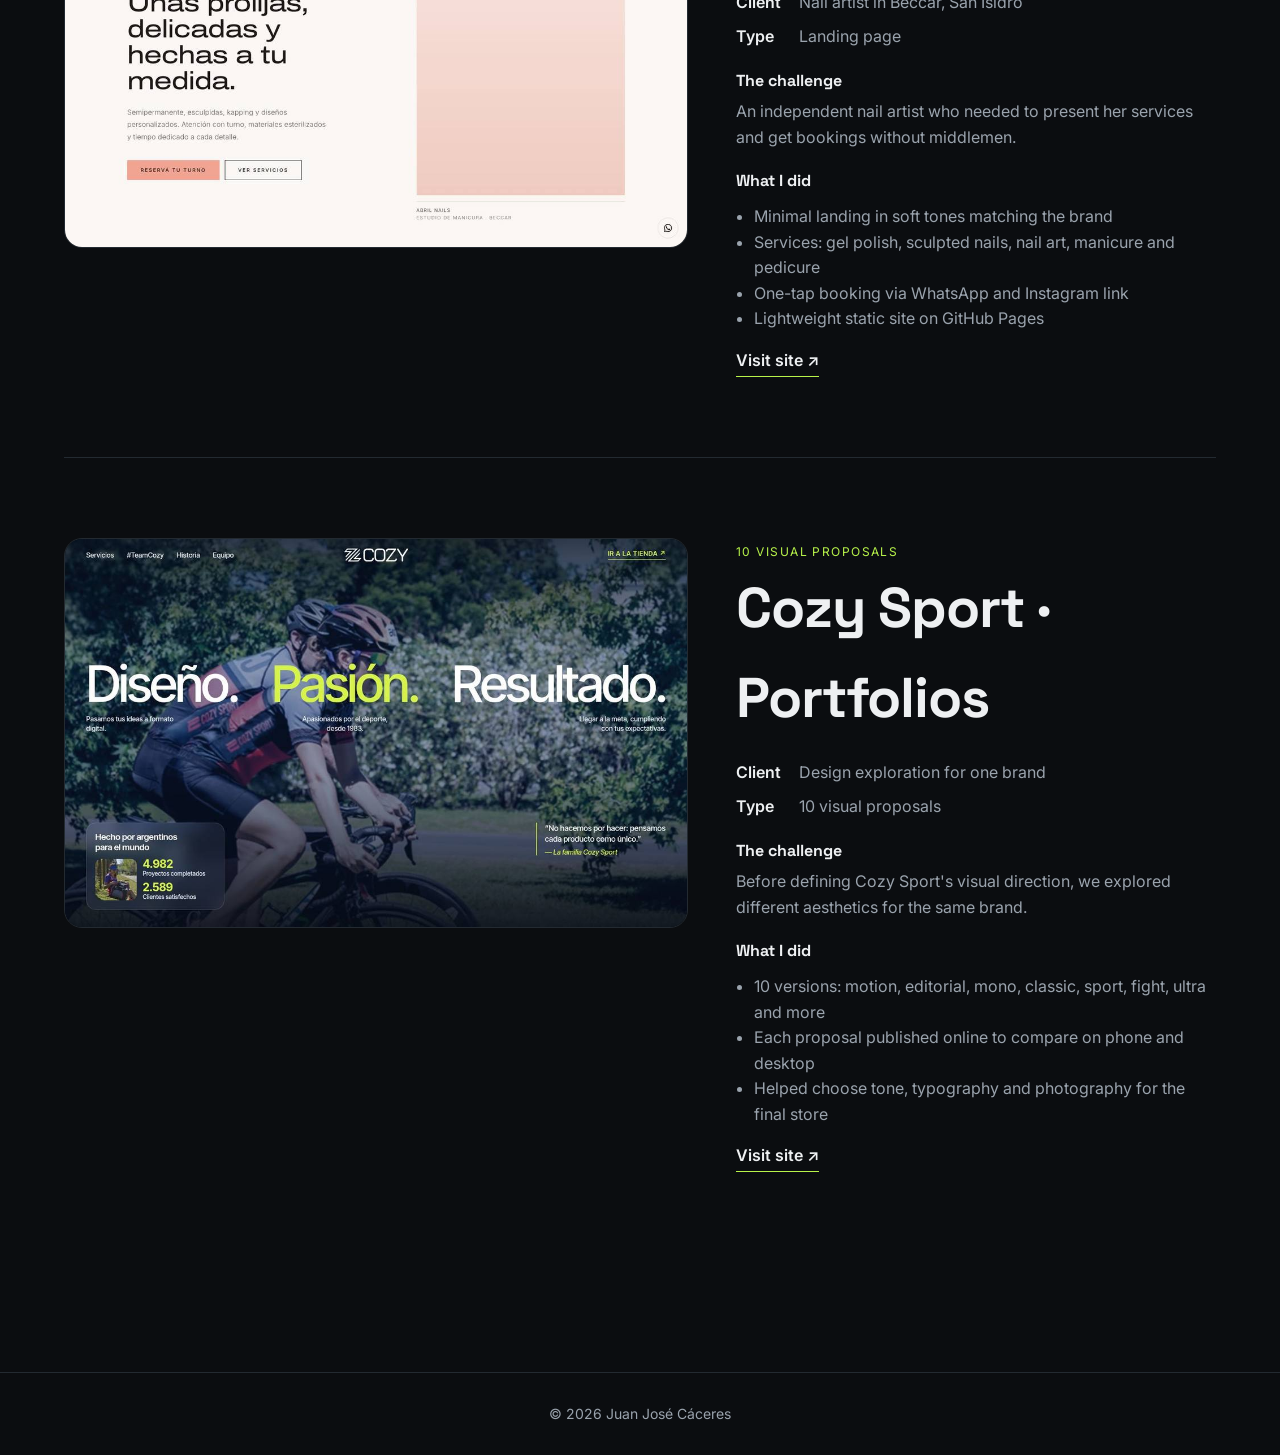
<file: en/cases.html>
<!doctype html><html lang="en"><head><meta charset="utf-8"><meta name="viewport" content="width=device-width,initial-scale=1"><title>Case studies — Juan José Cáceres</title><meta name="description" content="What each client needed and what we built."><link rel="icon" href="../favicon.svg" type="image/svg+xml"><meta property="og:image" content="https://juancjose.github.io/jnce-studio/img/og-image.jpg"><meta property="og:title" content="Case studies — Juan José Cáceres"><link href="https://fonts.googleapis.com/css2?family=Inter:wght@400;500;600&family=Space+Grotesk:wght@500;700&display=swap" rel="stylesheet"><link rel="stylesheet" href="../styles.css"></head><body>
<header class="nav"><a href="./" class="logo">jnce<span>.</span>studio</a><nav><a href="./">← Back home</a><a href="../casos.html" class="lang">ES</a></nav></header>
<main><section class="page-hero"><h1 class="reveal">Case studies</h1><p class="lead reveal">What each client needed and what we built.</p></section><section style="padding-top:0"><article class="case reveal" id="cozy-sport"><a href="https://cozy-sport.vercel.app" target="_blank" rel="noopener"><img src="../img/cozy-sport.jpg" alt="Captura del sitio de Cozy Sport" loading="lazy"></a><div><span class="tag">Online store</span><h2>Cozy Sport</h2><dl><dt>Client</dt><dd>Custom sportswear brand</dd><dt>Type</dt><dd>Online store</dd></dl><h4>The challenge</h4><p class="sub" style="margin:6px 0">The brand needed to sell its sportswear online and show an identity rooted in cycling and sport.</p><h4>What I did</h4><ul><li>Full online store: categories, product pages, cart and checkout</li><li>Admin panel for products, orders, customers and coupons</li><li>Strong visual identity with full-screen editorial photography</li><li>Next.js + TypeScript with Supabase, deployed on Vercel</li></ul><a class="link" href="https://cozy-sport.vercel.app" target="_blank" rel="noopener">Visit site ↗</a></div></article><article class="case reveal" id="santa-carne"><a href="https://santa-carne-ruby.vercel.app" target="_blank" rel="noopener"><img src="../img/santa-carne.jpg" alt="Captura del sitio de Santa Carne" loading="lazy"></a><div><span class="tag">Business website</span><h2>Santa Carne</h2><dl><dt>Client</dt><dd>Neighborhood butcher shop</dd><dt>Type</dt><dd>Business website</dd></dl><h4>The challenge</h4><p class="sub" style="margin:6px 0">A butcher shop that wanted to convey quality and craft, and make it easy for customers to ask and order.</p><h4>What I did</h4><ul><li>One-page site with a premium black-and-white look</li><li>Visual catalog of beef, pork, chicken and sausages</li><li>About, difference and direct contact sections</li><li>Simple admin panel to manage content</li></ul><a class="link" href="https://santa-carne-ruby.vercel.app" target="_blank" rel="noopener">Visit site ↗</a></div></article><article class="case reveal" id="blunt"><a href="https://blunt-gallery.vercel.app" target="_blank" rel="noopener"><img src="../img/blunt.jpg" alt="Captura del sitio de BLUNT" loading="lazy"></a><div><span class="tag">Catalog / e-commerce</span><h2>BLUNT</h2><dl><dt>Client</dt><dd>Online art gallery</dd><dt>Type</dt><dd>Catalog / e-commerce</dd></dl><h4>The challenge</h4><p class="sub" style="margin:6px 0">A gallery selling original Argentine art and custom framing that needed a showcase worthy of the work.</p><h4>What I did</h4><ul><li>High-impact editorial design with large typography</li><li>Artworks, artists, classics, framing and contact pages</li><li>Preview artworks in rooms (living, dining, studio)</li><li>Bilingual Spanish / English</li></ul><a class="link" href="https://blunt-gallery.vercel.app" target="_blank" rel="noopener">Visit site ↗</a></div></article><article class="case reveal" id="flor-de-pilchas"><a href="https://flordepilchas-nueva.vercel.app" target="_blank" rel="noopener"><img src="../img/flor-de-pilchas.jpg" alt="Captura del sitio de Flor de Pilchas" loading="lazy"></a><div><span class="tag">Online catalog</span><h2>Flor de Pilchas</h2><dl><dt>Client</dt><dd>Clothing store</dd><dt>Type</dt><dd>Online catalog</dd></dl><h4>The challenge</h4><p class="sub" style="margin:6px 0">A clothing store selling via WhatsApp that needed to show its stock clearly and beautifully.</p><h4>What I did</h4><ul><li>Catalog filterable by category</li><li>Stock questions and orders straight to WhatsApp</li><li>Light/dark mode and optimized WebP images</li><li>Products managed from Supabase</li></ul><a class="link" href="https://flordepilchas-nueva.vercel.app" target="_blank" rel="noopener">Visit site ↗</a></div></article><article class="case reveal" id="abril-nails"><a href="https://juancjose.github.io/abril-nails/" target="_blank" rel="noopener"><img src="../img/abril-nails.jpg" alt="Captura del sitio de Abril Nails" loading="lazy"></a><div><span class="tag">Landing page</span><h2>Abril Nails</h2><dl><dt>Client</dt><dd>Nail artist in Beccar, San Isidro</dd><dt>Type</dt><dd>Landing page</dd></dl><h4>The challenge</h4><p class="sub" style="margin:6px 0">An independent nail artist who needed to present her services and get bookings without middlemen.</p><h4>What I did</h4><ul><li>Minimal landing in soft tones matching the brand</li><li>Services: gel polish, sculpted nails, nail art, manicure and pedicure</li><li>One-tap booking via WhatsApp and Instagram link</li><li>Lightweight static site on GitHub Pages</li></ul><a class="link" href="https://juancjose.github.io/abril-nails/" target="_blank" rel="noopener">Visit site ↗</a></div></article><article class="case reveal" id="cozy-portfolios"><a href="https://github.com/juancjose?tab=repositories&q=topic%3Acozy-portfolio" target="_blank" rel="noopener"><img src="../img/cozy-motion.jpg" alt="Captura del sitio de Cozy Sport · Portfolios" loading="lazy"></a><div><span class="tag">10 visual proposals</span><h2>Cozy Sport · Portfolios</h2><dl><dt>Client</dt><dd>Design exploration for one brand</dd><dt>Type</dt><dd>10 visual proposals</dd></dl><h4>The challenge</h4><p class="sub" style="margin:6px 0">Before defining Cozy Sport's visual direction, we explored different aesthetics for the same brand.</p><h4>What I did</h4><ul><li>10 versions: motion, editorial, mono, classic, sport, fight, ultra and more</li><li>Each proposal published online to compare on phone and desktop</li><li>Helped choose tone, typography and photography for the final store</li></ul><a class="link" href="https://github.com/juancjose?tab=repositories&q=topic%3Acozy-portfolio" target="_blank" rel="noopener">Visit site ↗</a></div></article></section></main>
<footer>© <span id="y"></span> Juan José Cáceres</footer><script src="../script.js"></script></body></html>
</file>
<file: styles.css>
:root{--bg:#0b0d10;--fg:#eef0f2;--mut:#9aa3ad;--ac:#b8f34a;--card:#14181d;--ln:#232a31}
*{box-sizing:border-box;margin:0;padding:0}html{scroll-behavior:smooth}
body{background:var(--bg);color:var(--fg);font:16px/1.6 Inter,system-ui,sans-serif;overflow-x:hidden}
a{color:inherit;text-decoration:none}h1,h2,h3,.logo{font-family:"Space Grotesk",sans-serif;letter-spacing:-.02em}
.nav{position:fixed;inset:0 0 auto;display:flex;justify-content:space-between;align-items:center;padding:18px 5vw;z-index:10;backdrop-filter:blur(12px);background:#0b0d10b0;border-bottom:1px solid var(--ln)}
.logo{font-weight:700;font-size:20px}.logo span{color:var(--ac)}nav{display:flex;gap:28px;align-items:center}nav a{color:var(--mut);transition:.2s}nav a:hover{color:var(--fg)}
.btn{display:inline-block;background:var(--ac);color:#0b0d10;font-weight:600;padding:14px 26px;border-radius:999px;transition:transform .25s,box-shadow .25s}
.btn:hover{transform:translateY(-2px);box-shadow:0 10px 30px #b8f34a40}.btn.sm{padding:8px 18px;color:#0b0d10!important}
.btn.ghost{background:transparent;color:var(--fg);border:1px solid var(--ln)}.btn.ghost:hover{border-color:var(--ac);box-shadow:none}
section{padding:120px 5vw;max-width:1280px;margin:auto}
.hero{min-height:100vh;display:flex;flex-direction:column;justify-content:center;position:relative;max-width:none;padding-top:140px}
.glow{position:absolute;width:600px;height:600px;right:-100px;top:10%;background:radial-gradient(circle,#b8f34a30,transparent 60%);filter:blur(40px);animation:float 9s ease-in-out infinite;z-index:-1}
@keyframes float{50%{transform:translate(-60px,40px) scale(1.1)}}
.eyebrow{color:var(--ac);font-weight:500;margin-bottom:20px}
h1{font-size:clamp(36px,6vw,80px);line-height:1.05;max-width:1100px}h1 em{font-style:normal;color:var(--mut)}
.hl{color:var(--ac)}.lead{color:var(--mut);font-size:clamp(17px,1.6vw,21px);max-width:620px;margin:28px 0 36px}.cta{display:flex;gap:14px;flex-wrap:wrap}
.marquee{margin-top:80px;overflow:hidden;border-block:1px solid var(--ln);padding:18px 0;white-space:nowrap;color:var(--mut);font:500 22px "Space Grotesk"}
.marquee div{display:inline-block;animation:mq 30s linear infinite}@keyframes mq{to{transform:translateX(-50%)}}
h2{font-size:clamp(34px,4.5vw,56px);margin-bottom:12px}.sub{color:var(--mut);margin-bottom:48px}
.grid{display:grid;grid-template-columns:repeat(2,1fr);gap:28px}.card{background:var(--card);border:1px solid var(--ln);border-radius:22px;overflow:hidden;transition:border-color .3s}
.card:hover{border-color:#b8f34a66}.card.big{grid-column:1/-1;display:grid;grid-template-columns:1.6fr 1fr}
.shot{overflow:hidden;aspect-ratio:16/10;height:100%}.shot img{width:100%;height:100%;object-fit:cover;object-position:top;transition:transform .8s cubic-bezier(.2,.7,.2,1)}
.card:hover .shot img{transform:scale(1.05)}.info{padding:28px}.big .info{display:flex;flex-direction:column;justify-content:center;padding:44px}
.tag{font-size:12px;text-transform:uppercase;letter-spacing:.12em;color:var(--ac)}h3{font-size:26px;margin:6px 0 10px}.info p,.gtext p,.svc p,.steps p{color:var(--mut)}
.link{display:inline-block;margin-top:16px;font-weight:600;border-bottom:1px solid var(--ac);padding-bottom:2px}
.group{margin-top:28px;background:var(--card);border:1px solid var(--ln);border-radius:22px;padding:36px;display:grid;grid-template-columns:1fr 2fr;gap:32px;align-items:center}
.gimgs{display:grid;grid-template-columns:repeat(3,1fr);gap:14px}.gimgs img{width:100%;aspect-ratio:4/5;object-fit:cover;object-position:top;border-radius:14px;transition:transform .4s}.gimgs a:hover img{transform:translateY(-6px)}
.cols{display:grid;grid-template-columns:repeat(3,1fr);gap:24px;margin-top:40px}.svc{border:1px solid var(--ln);border-radius:22px;padding:36px;transition:.3s}.svc:hover{background:var(--card);transform:translateY(-4px)}
.svc b{color:var(--ac);font-family:"Space Grotesk"}
.steps{list-style:none;display:grid;grid-template-columns:repeat(4,1fr);gap:24px;margin-top:40px;counter-reset:s}.steps li{border-top:2px solid var(--ln);padding-top:24px;counter-increment:s}
.steps li::before{content:"0" counter(s);color:var(--ac);font:700 14px "Space Grotesk"}
.contact{text-align:center;background:linear-gradient(135deg,#14181d,#1a2412);border:1px solid var(--ln);border-radius:32px;margin:40px auto 80px;max-width:1100px}
.contact p{color:var(--mut);margin:8px 0 32px}.contact .cta{justify-content:center}
footer{text-align:center;color:var(--mut);padding:30px;border-top:1px solid var(--ln);font-size:14px}
.reveal{opacity:0;transform:translateY(30px);transition:opacity .9s,transform .9s cubic-bezier(.2,.7,.2,1)}.reveal.in{opacity:1;transform:none}
@media(max-width:860px){nav a:not(.btn){display:none}.grid,.cols,.card.big,.group{grid-template-columns:1fr}.steps{grid-template-columns:1fr 1fr}section{padding:90px 6vw}}
@media(prefers-reduced-motion:reduce){*{animation:none!important;transition:none!important}.reveal{opacity:1;transform:none}}
.lang{border:1px solid var(--ln);border-radius:999px;padding:4px 12px;font-size:13px}
.case{display:grid;grid-template-columns:1.3fr 1fr;gap:48px;align-items:start;padding:80px 0;border-top:1px solid var(--ln)}
.case img{width:100%;border-radius:18px;border:1px solid var(--ln)}.case dl{display:grid;grid-template-columns:auto 1fr;gap:8px 18px;margin:18px 0;color:var(--mut)}
.case dt{color:var(--fg);font-weight:600}.case ul{color:var(--mut);margin:10px 0 0 18px}.case h4{margin-top:18px;font-family:"Space Grotesk"}
.page-hero{padding-top:160px;padding-bottom:20px}
@media(max-width:860px){.case{grid-template-columns:1fr;gap:24px}nav .lang{display:inline-block!important}}

.hero{overflow:hidden}.grid>*,.card,.group>*{min-width:0}html,body{overflow-x:clip}
</file>
